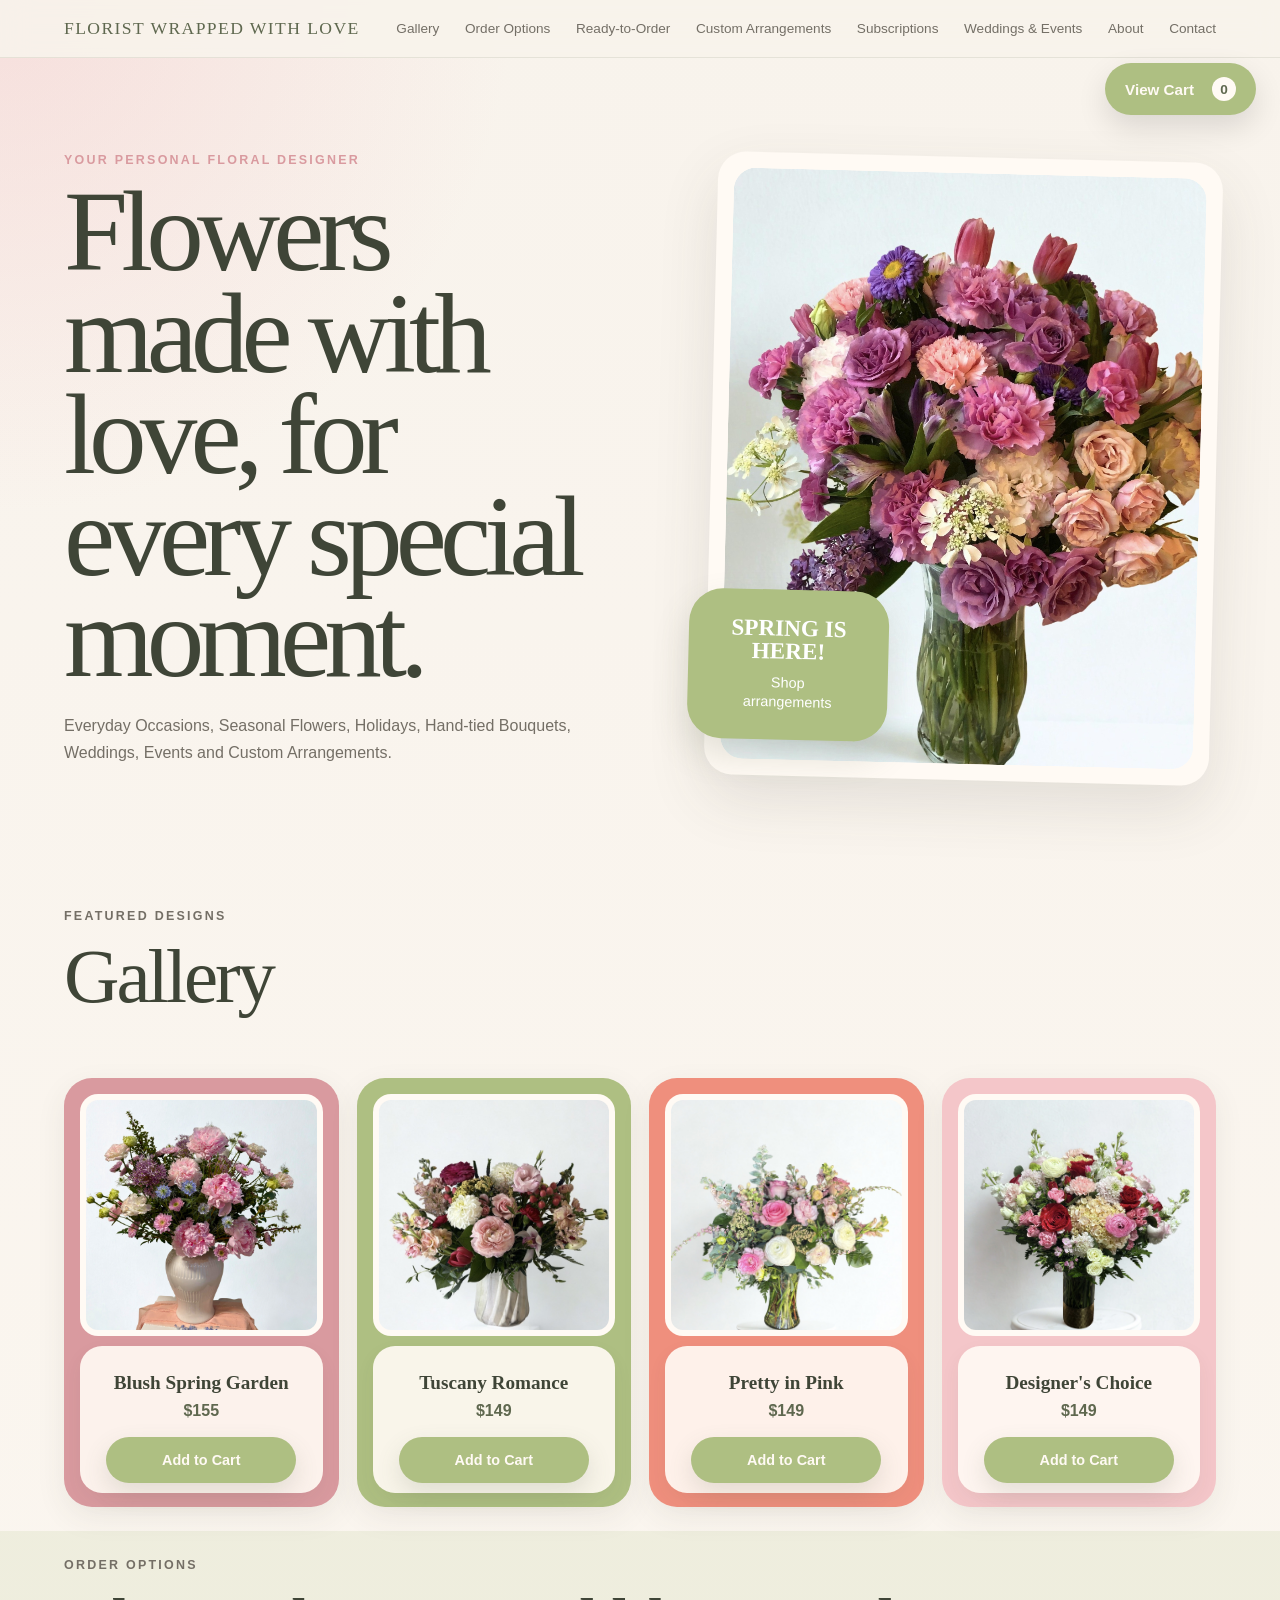
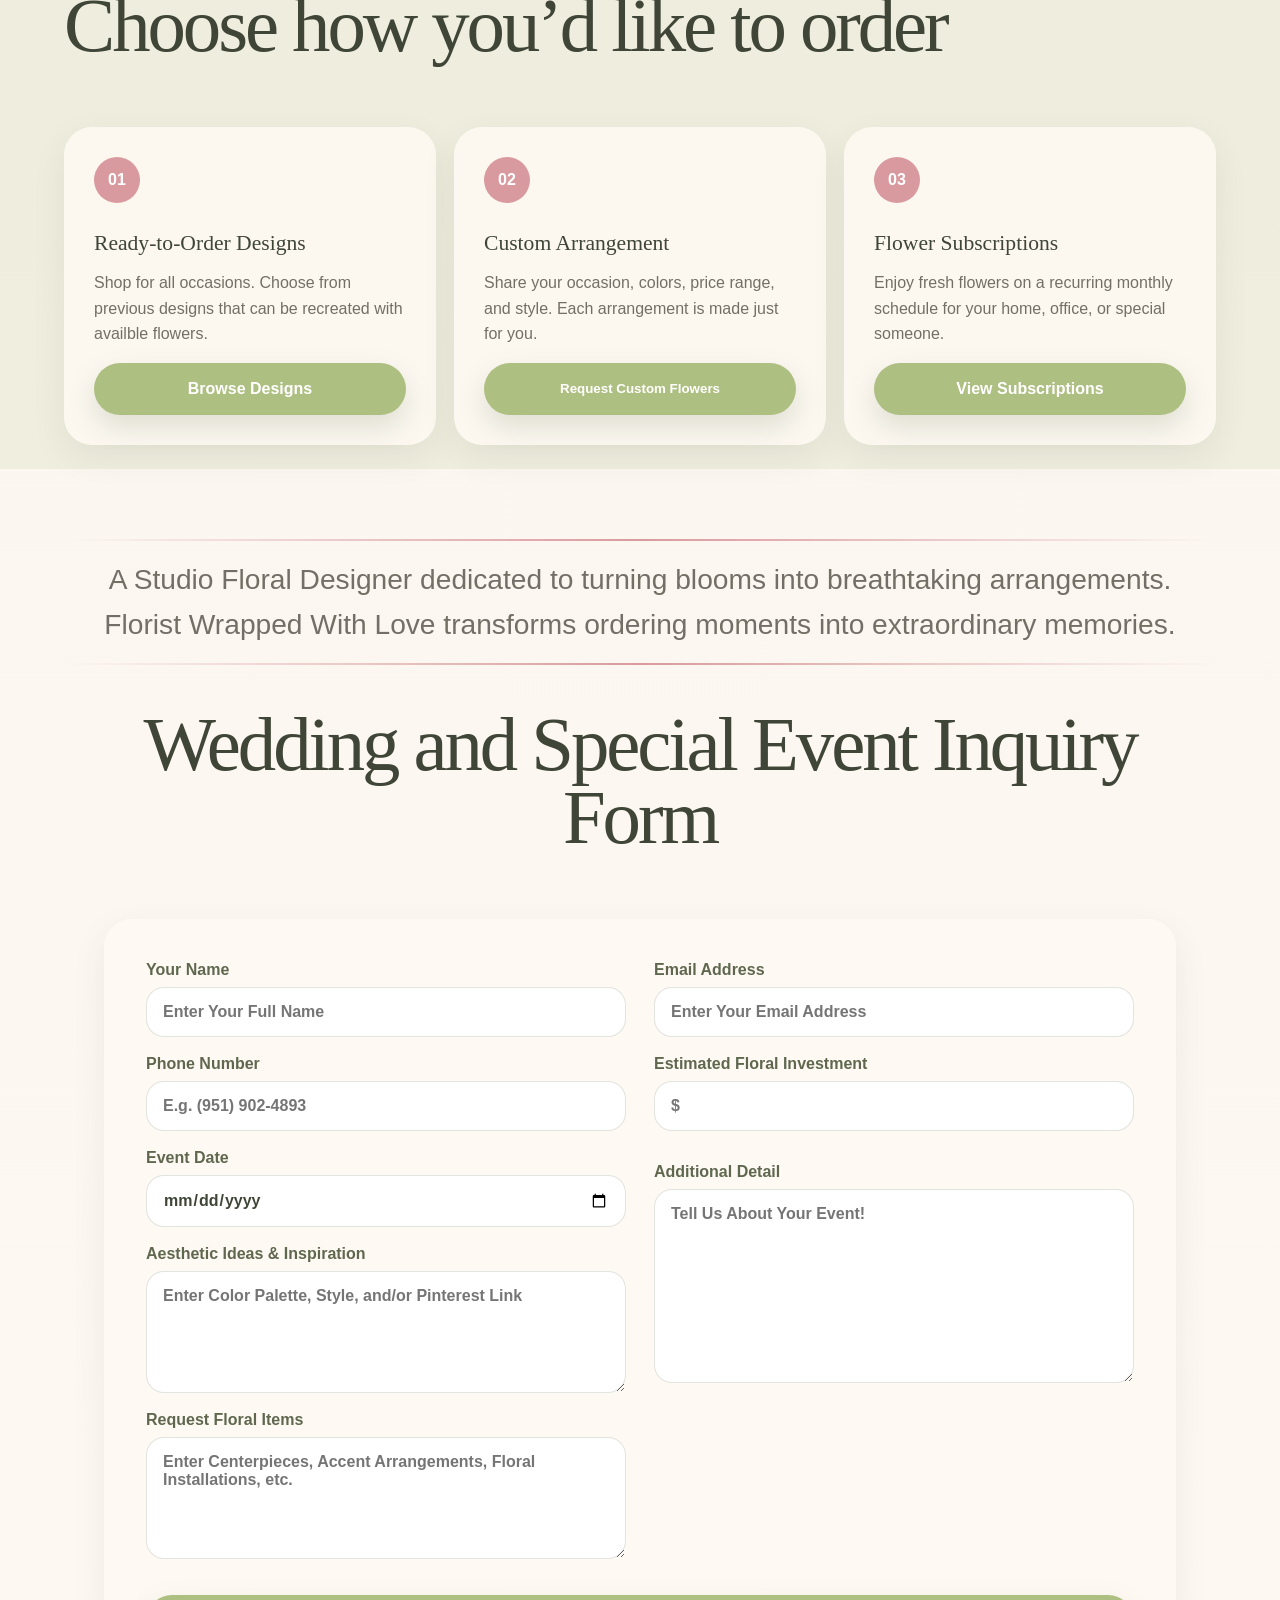
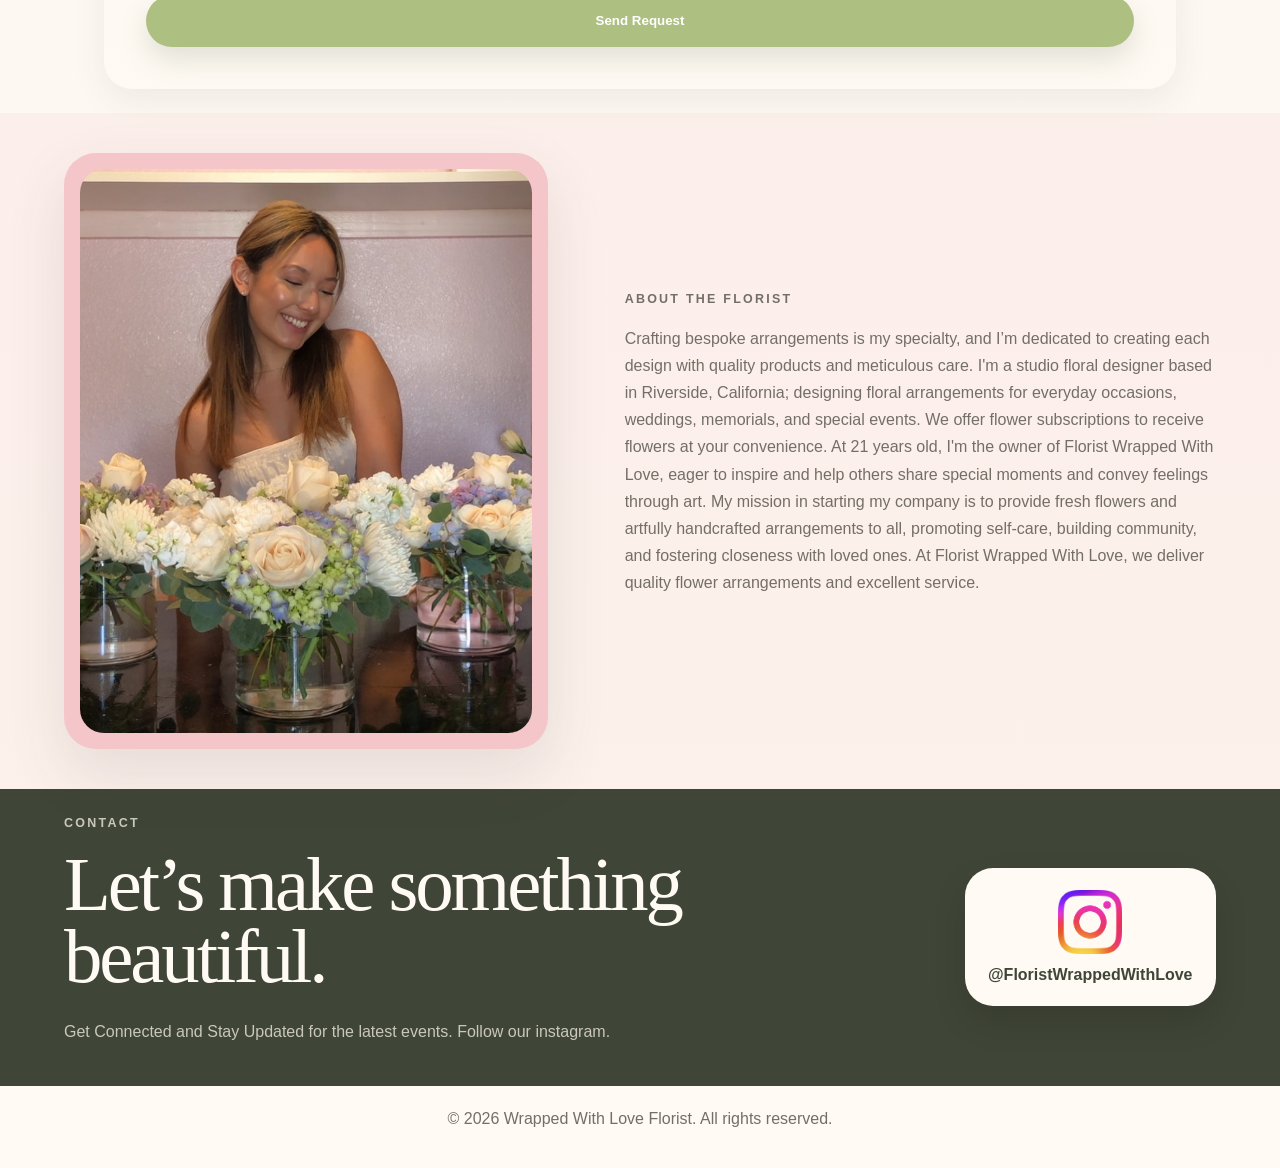
<file: index.html>
<!DOCTYPE html>
<html lang="en">
<head>
  <meta charset="UTF-8" />
  <meta name="viewport" content="width=device-width, initial-scale=1.0" />
  <title>Florist Wrapped With Love</title>
  <meta name="description" content="Custom floral arrangements made to order for birthdays, prom, corsages, boutonnières, sympathy flowers, and special events." />
  <link rel="stylesheet" href="style.css" />
  <link rel="icon" href="data:image/svg+xml,<svg xmlns=%22http://www.w3.org/2000/svg%22 viewBox=%220 0 100 100%22><text y=%22.9em%22 font-size=%2290%22>🌸</text></svg>">
</head>
<body>
  <header class="site-header">
    <a href="#home" class="logo">Florist Wrapped With Love</a>

    <button class="nav-toggle" aria-label="Toggle navigation" aria-expanded="false">
      <span></span>
      <span></span>
      <span></span>
    </button>


<nav class="site-nav">
  <a href="index.html#gallery">Gallery</a>
    <a href="index.html#order-options">Order Options</a>
  <a href="shop.html">Ready-to-Order</a>
 <a href="#" class="custom-request-trigger">Custom Arrangements</a>
  <a href="subscriptions.html">Subscriptions</a>
  <a href="index.html#request">Weddings & Events</a>
  <a href="index.html#about">About</a>
  <a href="index.html#contact">Contact</a>
</nav>
    
  </header>

  <main>
    <section id="home" class="hero section">
      <div class="hero-content">
        <p class="eyebrow">Your Personal Floral Designer</p>
        <h1>Flowers made with love, for every special moment.</h1>
        <p class="hero-text">
          Everyday Occasions, Seasonal Flowers, Holidays, Hand-tied Bouquets, Weddings, Events and Custom Arrangements.
        </p>
  
      </div>

      <div class="hero-card">
        
        <div class="hero-slider" aria-label="Featured flower gallery">
  <img
    id="heroSliderImage"
    src="images/hero-bouquet-1.jpg"
    alt="Custom floral arrangement"
  />

  <button class="slider-zone slider-zone-left" type="button" aria-label="Previous image"></button>
  <button class="slider-zone slider-zone-right" type="button" aria-label="Next image"></button>
</div>


<a href="shop.html" class="hero-note">
  <span>Spring is Here!</span>
  <small>Shop arrangements</small>
</a>
      </div>
    </section>

 
  <section id="gallery" class="section">
  <div class="section-heading">
    <p class="eyebrow">FEATURED DESIGNS</p>
    <h2>Gallery</h2>
  </div>

  <div class="gallery-grid">

    <article class="gallery-item">
      <img src="images/gallery-1.jpg" alt="Custom bouquet example" />

      <div class="gallery-item-content">
        <div class="gallery-item-text">
          <h4>Blush Spring Garden</h4>
          <p>$155</p>
        </div>

        <button
          class="btn btn-primary add-to-cart-button"
          data-name="Blush & White"
          data-price="$155"
          data-image="images/gallery-1.jpg"
        >
          Add to Cart
        </button>
      </div>
    </article>

    <article class="gallery-item">
      <img src="images/gallery-2.jpg" alt="Corsage example" />

      <div class="gallery-item-content">
        <div class="gallery-item-text">
          <h4>Tuscany Romance</h4>
          <p>$149</p>
        </div>

        <button
          class="btn btn-primary add-to-cart-button"
          data-name="Tuscany Romance"
          data-price="$149"
          data-image="images/gallery-2.jpg"
        >
          Add to Cart
        </button>
      </div>
    </article>

    <article class="gallery-item">
      <img src="images/gallery-3.jpg" alt="Boutonnière example" />

      <div class="gallery-item-content">
        <div class="gallery-item-text">
          <h4>Pretty in Pink</h4>
          <p>$149</p>
        </div>

        <button
          class="btn btn-primary add-to-cart-button"
          data-name="Pretty in Pink"
          data-price="$149"
          data-image="images/gallery-3.jpg"
        >
          Add to Cart
        </button>
      </div>
    </article>

    <article class="gallery-item">
      <img src="images/gallery-4.jpg" alt="Event flowers example" />

      <div class="gallery-item-content">
        <div class="gallery-item-text">
          <h4>Designer's Choice</h4>
          <p>$149</p>
        </div>

        <button
          class="btn btn-primary add-to-cart-button"
          data-name="Designer's Choice"
          data-price="$149"
          data-image="images/gallery-4.jpg"
        >
          Add to Cart
        </button>
      </div>
    </article>

  </div>
</section>  

    <section id="order-options" class="section soft-section">
  <div class="section-heading">
    <p class="eyebrow">Order options</p>
    <h2>Choose how you’d like to order</h2>
  </div>

  <div class="order-options">
    <article class="order-card">
      <span>01</span>
       <h3>Ready-to-Order Designs</h3>
      <p>
        Shop for all occasions. Choose from previous designs that can be recreated with availble flowers.
      </p>
<a href="shop.html" class="btn btn-primary">Browse Designs</a>
      
    </article>

    <article class="order-card">
      <span>02</span>
<h3>Custom Arrangement</h3>
      <p>
        Share your occasion, colors, price range, and style. Each arrangement is made just for you.
      </p>
<button type="button" class="btn btn-primary custom-request-trigger">
  Request Custom Flowers
</button>

     
    </article>

    <article class="order-card">
      <span>03</span>
      <h3>Flower Subscriptions</h3>
      <p>
        Enjoy fresh flowers on a recurring monthly schedule for your home, office, or special someone.
      </p>
<a href="subscriptions.html" class="btn btn-primary">View Subscriptions</a>

</article>
  </div>
</section>

   <section class="intro section">
      <p>
        A Studio Floral Designer dedicated to turning blooms into breathtaking arrangements. Florist Wrapped With Love transforms ordering moments into extraordinary memories.
      </p>
    </section>


    <section id="request" class="section request-section">
      <div class="section-heading">
        <h2>Wedding and Special Event Inquiry Form</h2>
      </div>

<form 
  class="request-form event-request-form" 
  action="https://formspree.io/f/mgodlnye" 
  method="POST"
  enctype="multipart/form-data"
>
  <div class="event-form-grid">
    <div class="form-column">
      <label>
        Your Name
        <input type="text" name="name" placeholder="Enter Your Full Name" required autocomplete="name" />
      </label>

      <label>
        Phone Number
        <input type="tel" name="phone" placeholder="E.g. (951) 902-4893" required autocomplete="tel" />
      </label>

      <label>
        Event Date
        <input type="date" name="event-date" required />
      </label>

      <label>
        Aesthetic Ideas & Inspiration
        <textarea name="aesthetic-ideas" rows="5" placeholder="Enter Color Palette, Style, and/or Pinterest Link"></textarea>
      </label>

      <label>
        Request Floral Items
        <textarea name="floral-items" rows="5" placeholder="Enter Centerpieces, Accent Arrangements, Floral Installations, etc."></textarea>
      </label>
    </div>

    <div class="form-column">
      <label>
        Email Address
        <input type="email" name="email" placeholder="Enter Your Email Address" required autocomplete="email" />
      </label>

      <label>
        Estimated Floral Investment
        <input type="text" name="estimated-investment" placeholder="$" />
      </label>
<!-- 
      <label>
        Upload Inspiration Photos

      
        <div class="file-upload-box">
          <input 
            type="file" 
            id="inspirationPhotos" 
            name="inspiration-photos" 
            accept="image/*" 
            multiple 
          />
          <span>Choose files to upload</span>
          <small>PNG, JPG, or WEBP. Multiple files allowed.</small>
        </div> 
      </label> -->

      <div id="fileList" class="file-list"></div>

      <label>
        Additional Detail
        <textarea name="additional-details" rows="9" placeholder="Tell Us About Your Event!"></textarea>
      </label>
    </div>
  </div>

  <input type="hidden" name="_subject" value="New Wedding/Event Floral Request 🌸">

  <button type="submit" class="btn btn-primary full-submit-button">Send Request</button>
</form>
    </section>

    <section id="about" class="section about-section">
  <div class="about-image">
    <img src="images/about-florist.jpg" alt="Florist holding a custom flower arrangement" />
  </div>

  <div class="about-content">
    <p class="eyebrow">About the florist</p>
    
    <p>
      Crafting bespoke arrangements is my specialty, and I’m dedicated to creating each design with quality products and meticulous care. I'm a studio floral designer based in Riverside, California; designing floral arrangements for everyday occasions, weddings, memorials, and special events. We offer flower subscriptions to receive flowers at your convenience. At 21 years old, I'm the owner of Florist Wrapped With Love, eager to inspire and help others share special moments and convey feelings through art. My mission in starting my company is to provide fresh flowers and artfully handcrafted arrangements to all, promoting self-care, building community, and fostering closeness with loved ones. At Florist Wrapped With Love, we deliver quality flower arrangements and excellent service.
    </p>
  </div>
</section>

    <section id="contact" class="section contact-section">
      <div>
        <p class="eyebrow">Contact</p>
        <h2>Let’s make something beautiful.</h2>
        <p>Get Connected and Stay Updated for the latest events. Follow our instagram.</p>
      </div>

  <a class="instagram-link" href="https://www.instagram.com/floristwrappedwithlove/" target="_blank" rel="noopener">
  <img src="images/insta.png" alt="Instagram" class="instagram-icon" />
  <span>@FloristWrappedWithLove</span>
</a>
    </section>
  </main>

  <footer class="site-footer">
    <p>© <span id="year"></span> Wrapped With Love Florist. All rights reserved.</p>
  </footer>

 

  <div id="successModal" class="modal">
  <div class="modal-content">
    <button class="modal-close" id="closeModal">&times;</button>

    <h3>Thank you for your request!</h3>
    <p>
      I will be in contact with you soon. Please look out for my email within the next 24 hours.
    </p>
  </div>
</div>

<div id="customModal" class="modal">
  <div class="modal-content custom-modal-content">
    <button class="modal-close" id="closeCustomModal">&times;</button>

    <h3>Request custom flowers</h3>

    <form 
      class="custom-request-form"
      action="https://formspree.io/f/mgodlnye"
      method="POST"
    >
      <div class="custom-form-grid">
        <div class="form-column">
          <label>
            Name
            <input type="text" name="name" placeholder="Enter Your Full Name" required autocomplete="name" />
          </label>

          <label>
            Instagram
            <input type="text" name="instagram" placeholder="@Username" />
            <small class="field-note">Optional</small>
          </label>

          <label>
            Delivery Location
            <input type="text" name="delivery-location" placeholder="Address" />
          </label>

         
        </div>

        <div class="form-column">
          <label>
            Phone Number
            <input type="tel" name="phone" placeholder="E.g. (951) 902-4893" required autocomplete="tel" />
          </label>

          <label>
            Occasion
            <select name="occasion" required>
              <option value="">Select One</option>
              <option>Anniversary</option>
              <option>Birthday</option>
              <option>Sympathy</option>
              <option>Prom</option>
              <option>Holiday</option>
              <option>New Baby</option>
              <option>Other</option>
            </select>
          </label>

           <label>
            Colors, Style, Inspiration, etc.
            <textarea name="style-inspiration" rows="5" placeholder="Tell us the colors, style, or inspiration..."></textarea>
          </label>
        </div>

        <div class="form-column">
          <label>
            Email
            <input type="email" name="email" placeholder="Enter Your Email" required autocomplete="email" />
          </label>

          <label>
            Delivery Date
            <input type="date" name="delivery-date" required />
          </label>

          <label>
            Price Range
            <input type="text" name="price-range" placeholder="$" />
          </label>
        </div>
      </div>

      <input type="hidden" name="_subject" value="New Custom Flower Request 🌸">

      <button type="submit" class="btn btn-primary full-submit-button">
        Send Request
      </button>
    </form>
  </div>
</div>

<div id="cartModal" class="modal"> 
    <div class="modal-content cart-modal-content">
      <button class="modal-close" id="closeCartModal">&times;</button>

      <h3>Your Flower Cart</h3>

      <div id="cartItems" class="cart-items"></div>

      <form 
        class="cart-request-form"
        action="https://formspree.io/f/mgodlnye"
        method="POST"
      >
        <input type="hidden" name="cart-items" id="cartItemsInput" />
        <input type="hidden" name="_subject" value="New Ready-to-Order Cart Request 🌸">

        <div class="form-row">
          <label>
            Name
            <input type="text" name="name" placeholder="Your name" required autocomplete="name" />
          </label>

          <label>
            Phone, email, or Instagram
            <input type="text" name="contact" placeholder="Phone, email, or @username" required />
          </label>
        </div>

        <div class="form-row">
          <label>
            Date Needed
            <input type="date" name="date-needed" required />
          </label>

 <label>
            Delivery Location
            <input type="text" name="delivery-location" placeholder="Address" />
          </label>
        </div>

        <label>
          Notes
          <textarea name="message" rows="4" placeholder="Any color changes, ribbon preference, delivery address, or details?"></textarea>
        </label>

        <p class="cart-note">
          Submitting this request does not confirm payment or availability. Wrapped With Love will contact you to finalize details.
        </p>

        <button type="submit" class="btn btn-primary full-submit-button">
          Send Order Request
        </button>
      </form>
    </div>
  </div>

<button class="floating-cart-button cart-open-button">
   View Cart
  <span id="cartCount">0</span>
</button>

 <script src="script.js"></script>
</body>
</html>
</file>
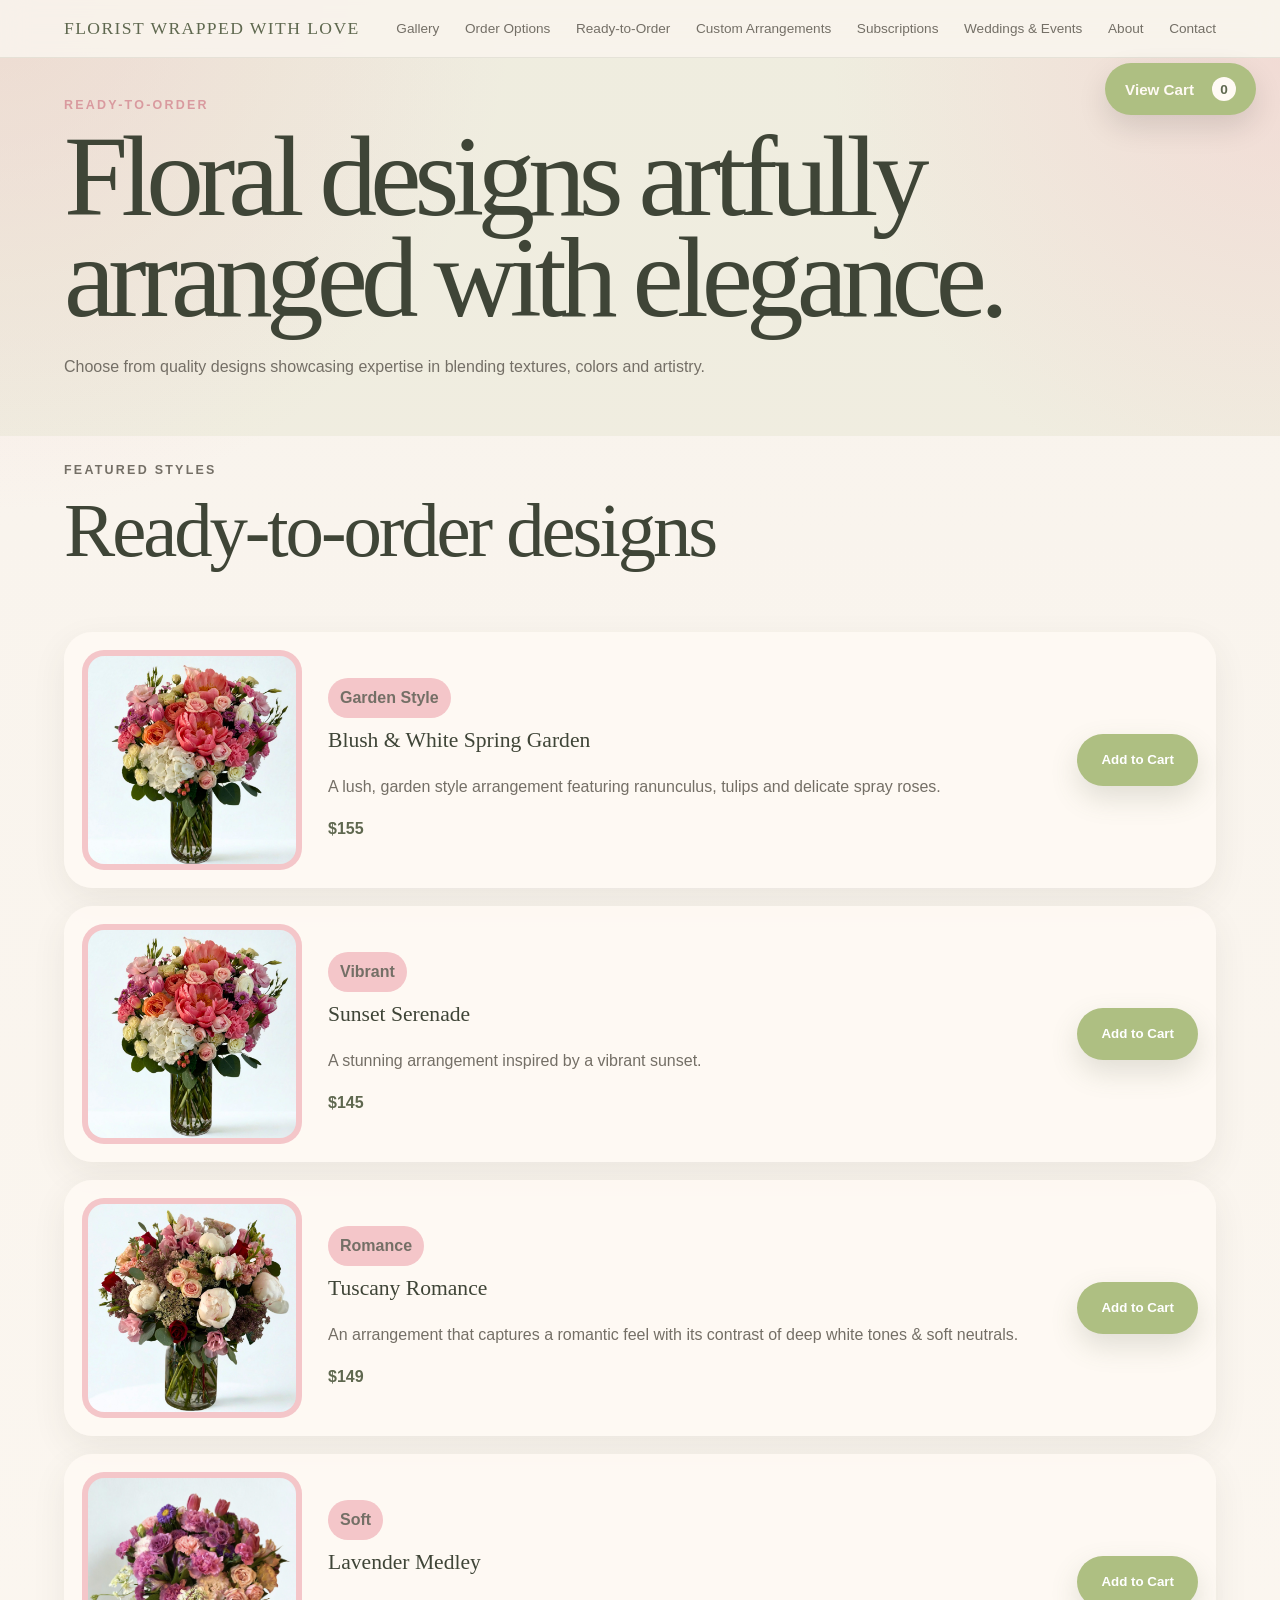
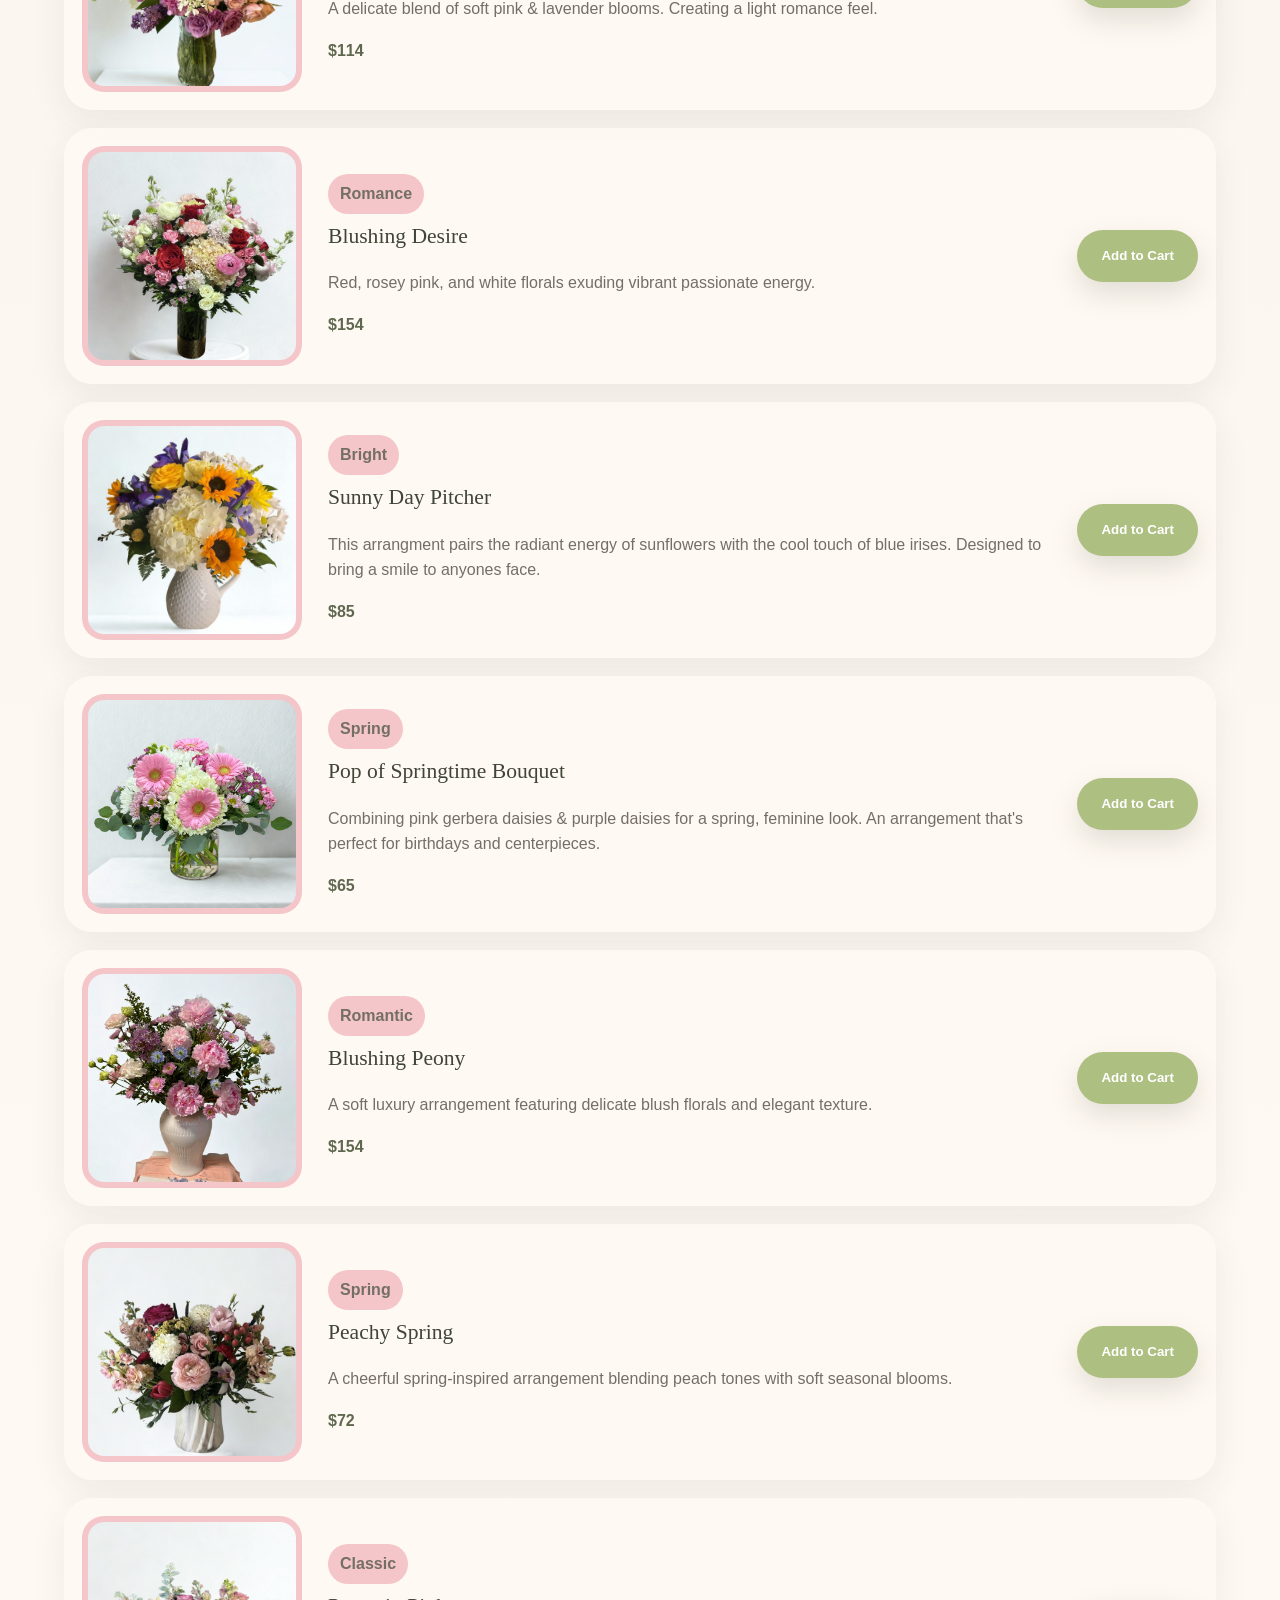
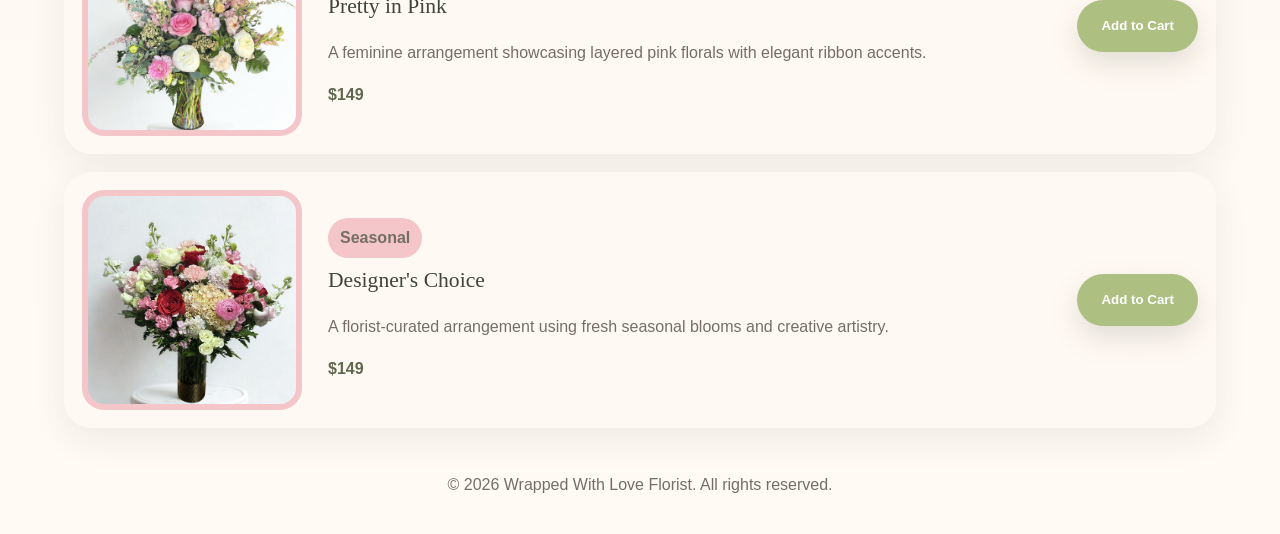
<file: shop.html>
<!DOCTYPE html>
<html lang="en">
<head>
  <meta charset="UTF-8" />
  <meta name="viewport" content="width=device-width, initial-scale=1.0" />
  <title>Ready-to-Order Designs | Wrapped With Love</title>
  <meta name="description" content="Ready-to-order floral designs from Wrapped With Love Florist." />
  <link rel="stylesheet" href="style.css" />
  <link rel="icon" href="data:image/svg+xml,<svg xmlns=%22http://www.w3.org/2000/svg%22 viewBox=%220 0 100 100%22><text y=%22.9em%22 font-size=%2290%22>🌸</text></svg>">
</head>

<body>
  <header class="site-header">
    <a href="index.html#home" class="logo">Florist Wrapped With Love</a>

    <button class="nav-toggle" aria-label="Toggle navigation" aria-expanded="false">
      <span></span>
      <span></span>
      <span></span>
    </button>

    <nav class="site-nav">
      <a href="index.html#gallery">Gallery</a>
      <a href="index.html#order-options">Order Options</a>
      <a href="shop.html">Ready-to-Order</a>
      <a href="#" class="custom-request-trigger">Custom Arrangements</a>
      <a href="subscriptions.html">Subscriptions</a>
      <a href="index.html#request">Weddings & Events</a>
      <a href="index.html#about">About</a>
      <a href="index.html#contact">Contact</a>
    </nav>
  </header>

  <main>
    <section class="shop-hero section">
      <div>
        <p class="eyebrow">Ready-to-order</p>
        <h1>Floral designs artfully arranged with elegance.</h1>
        <p class="hero-text">
          Choose from quality designs showcasing expertise in blending textures, colors and artistry.
        </p>

      
      </div>
    </section>

    <section class="section shop-section">
      <div class="section-heading">
        <p class="eyebrow">Featured Styles</p>
        <h2>Ready-to-order designs</h2>
      </div>

      <div class="shop-list">

        <article class="shop-card">
          <img src="images/shop-A.jpg" alt="blushwhite" />

          <div class="shop-card-content">
            <p class="shop-tag">Garden Style</p>
            <h3>Blush & White Spring Garden</h3>
            <p>A lush, garden style arrangement featuring ranunculus, tulips and delicate spray roses. </p>
            <p class="shop-price">$155</p>
          </div>

          <button class="btn btn-primary add-to-cart-button" data-name="Blush & White" data-price="$155"  data-image="images/shop-A.jpg">
            Add to Cart
          </button>
        </article>

                <article class="shop-card">
          <img src="images/shop-B.jpg" alt="Sunset Serenade" />

          <div class="shop-card-content">
            <p class="shop-tag">Vibrant</p>
            <h3>Sunset Serenade</h3>
            <p>A stunning arrangement inspired by a vibrant sunset.</p>
            <p class="shop-price">$145</p>
          </div>

          <button class="btn btn-primary add-to-cart-button" data-name="Sunset Serenade" data-price="$145"  data-image="images/shop-B.jpg">
            Add to Cart
          </button>
        </article>

        <article class="shop-card">
  <img src="images/shop-C.jpg" alt="Peachy Spring bouquet design" />

  <div class="shop-card-content">
    <p class="shop-tag">Romance</p>
    <h3>Tuscany Romance</h3>
    <p>An arrangement that captures a romantic feel with its contrast of deep white tones & soft neutrals.</p>
    <p class="shop-price">$149</p>
  </div>

  <button class="btn btn-primary add-to-cart-button" data-name="Tuscany Romance" data-price="$149"  data-image="images/shop-C.jpg">
            Add to Cart
          </button>
        </article>





        <article class="shop-card">
          <img src="images/shop-1.jpg" alt="Lavender Medley flower design" />

          <div class="shop-card-content">
            <p class="shop-tag">Soft</p>
            <h3>Lavender Medley</h3>
            <p>A delicate blend of soft pink & lavender blooms. Creating a light romance feel.</p>
            <p class="shop-price">$114</p>
          </div>

          <button class="btn btn-primary add-to-cart-button" data-name="Lavender Medley" data-price="$114"  data-image="images/shop-1.jpg">
            Add to Cart
          </button>
        </article>

        <article class="shop-card">
          <img src="images/shop-2.jpg" alt="Blushing Desire flower design" />

          <div class="shop-card-content">
            <p class="shop-tag">Romance</p>
            <h3>Blushing Desire</h3>
            <p>Red, rosey pink, and white florals exuding vibrant passionate energy.</p>
            <p class="shop-price">$154</p>
          </div>

          <button class="btn btn-primary add-to-cart-button" data-name="Blushing Desire" data-price="$154" data-image="images/shop-2.jpg">
            Add to Cart
          </button>
        </article>

        <article class="shop-card">
          <img src="images/shop-3.jpg" alt="Bright floral design" />

          <div class="shop-card-content">
            <p class="shop-tag">Bright</p>
            <h3>Sunny Day Pitcher</h3>
            <p>This arrangment pairs the radiant energy of sunflowers with the cool touch of blue irises. Designed to bring a smile to anyones face.</p>
            <p class="shop-price">$85</p>
          </div>

          <button class="btn btn-primary add-to-cart-button" data-name="Sunny Day Pitcher" data-price="$85" data-image="images/shop-3.jpg">
            Add to Cart
          </button>
        </article>

        <article class="shop-card">
          <img src="images/shop-4.jpg" alt="Neutral arrangement design" />

          <div class="shop-card-content">
            <p class="shop-tag">Spring</p>
            <h3>Pop of Springtime Bouquet</h3>
            <p>Combining pink gerbera daisies & purple daisies for a spring, feminine look. An arrangement that's perfect for birthdays and centerpieces.</p>
            <p class="shop-price">$65</p>
          </div>

          <button class="btn btn-primary add-to-cart-button" data-name="Pop of Springtime Bouquet" data-price="$65" data-image="images/shop-4.jpg">
            Add to Cart
          </button>
        </article>

<article class="shop-card">
  <img src="images/gallery-1.jpg" alt="Blushing Peony bouquet design" />

  <div class="shop-card-content">
    <p class="shop-tag">Romantic</p>
    <h3>Blushing Peony</h3>
    <p>A soft luxury arrangement featuring delicate blush florals and elegant texture.</p>
    <p class="shop-price">$154</p>
  </div>

  <button
    class="btn btn-primary add-to-cart-button" data-name="Blushing Peony" data-price="$154"
    data-image="images/gallery-1.jpg"
  >
    Add to Cart
  </button>
</article>

<article class="shop-card">
  <img src="images/gallery-2.jpg" alt="Peachy Spring bouquet design" />

  <div class="shop-card-content">
    <p class="shop-tag">Spring</p>
    <h3>Peachy Spring</h3>
    <p>A cheerful spring-inspired arrangement blending peach tones with soft seasonal blooms.</p>
    <p class="shop-price">$72</p>
  </div>

  <button
    class="btn btn-primary add-to-cart-button" data-name="Peachy Spring" data-price="$72"
    data-image="images/gallery-2.jpg"
  >
    Add to Cart
  </button>
</article>

<article class="shop-card">
  <img src="images/gallery-3.jpg" alt="Pretty in Pink bouquet design" />

  <div class="shop-card-content">
    <p class="shop-tag">Classic</p>
    <h3>Pretty in Pink</h3>
    <p>A feminine arrangement showcasing layered pink florals with elegant ribbon accents.</p>
    <p class="shop-price">$149</p>
  </div>

  <button
    class="btn btn-primary add-to-cart-button" data-name="Pretty in Pink" data-price="$149"
    data-image="images/gallery-3.jpg"
  >
    Add to Cart
  </button>
</article>

<article class="shop-card">
  <img src="images/gallery-4.jpg" alt="Designer's Choice bouquet design" />

  <div class="shop-card-content">
    <p class="shop-tag">Seasonal</p>
    <h3>Designer's Choice</h3>
    <p>A florist-curated arrangement using fresh seasonal blooms and creative artistry.</p>
    <p class="shop-price">$149</p>
  </div>

  <button
    class="btn btn-primary add-to-cart-button" data-name="Designer's Choice" data-price="$149"
    data-image="images/gallery-4.jpg"
  >
    Add to Cart
  </button>
</article>


      </div>
    </section>
  </main>

  <footer class="site-footer">
    <p>© <span id="year"></span> Wrapped With Love Florist. All rights reserved.</p>
  </footer>

  <div id="cartModal" class="modal"> 
    <div class="modal-content cart-modal-content">
      <button class="modal-close" id="closeCartModal">&times;</button>

      <h3>Your Flower Cart</h3>

      <div id="cartItems" class="cart-items"></div>

      <form 
        class="cart-request-form"
        action="https://formspree.io/f/mgodlnye"
        method="POST"
      >
        <input type="hidden" name="cart-items" id="cartItemsInput" />
        <input type="hidden" name="_subject" value="New Ready-to-Order Cart Request 🌸">

        <div class="form-row">
          <label>
            Name
            <input type="text" name="name" placeholder="Your name" required autocomplete="name" />
          </label>

          <label>
            Phone, email, or Instagram
            <input type="text" name="contact" placeholder="Phone, email, or @username" required />
          </label>
        </div>

        <div class="form-row">
          <label>
            Date Needed
            <input type="date" name="date-needed" required />
          </label>

         <label>
            Delivery Location
            <input type="text" name="delivery-location" placeholder="Address" />
          </label>
        </div>

        <label>
          Notes
          <textarea name="message" rows="4" placeholder="Any color changes, ribbon preference, delivery address, or details?"></textarea>
        </label>

        <p class="cart-note">
          Submitting this request does not confirm payment or availability. Wrapped With Love will contact you to finalize details.
        </p>

        <button type="submit" class="btn btn-primary full-submit-button">
          Send Order Request
        </button>
      </form>
    </div>
  </div>

  <div id="successModal" class="modal">
    <div class="modal-content">
      <button class="modal-close" id="closeModal">&times;</button>

      <h3>Thank you for your request!</h3>
      <p>
        I will be in contact with you soon. Please look out for my email within the next 24 hours.
      </p>
    </div>
  </div>

  <div id="customModal" class="modal">
    <div class="modal-content custom-modal-content">
      <button class="modal-close" id="closeCustomModal">&times;</button>

      <h3>Request custom flowers</h3>

      <form 
        class="custom-request-form"
        action="https://formspree.io/f/mgodlnye"
        method="POST"
      >
        <div class="custom-form-grid">
          <div class="form-column">
            <label>
              Name
              <input type="text" name="name" placeholder="Enter Your Full Name" required autocomplete="name" />
            </label>

            <label>
              Instagram
              <input type="text" name="instagram" placeholder="@Username" />
              <small class="field-note">Optional</small>
            </label>

            <label>
              Delivery Location
              <input type="text" name="delivery-location" placeholder="City or address" />
            </label>


          </div>

          <div class="form-column">
            <label>
              Phone Number
              <input type="tel" name="phone" placeholder="E.g. (951) 902-4893" required autocomplete="tel" />
            </label>

            <label>
              Occasion
              <select name="occasion" required>
                <option value="">Select One</option>
                <option>Anniversary</option>
                <option>Birthday</option>
                <option>Sympathy</option>
                <option>Prom</option>
                <option>Holiday</option>
                <option>New Baby</option>
                <option>Other</option>
              </select>
            </label>

                        <label>
              Colors, Style, Inspiration, etc.
              <textarea name="style-inspiration" rows="5" placeholder="Tell us the colors, style, or inspiration..."></textarea>
            </label>
          </div>

          <div class="form-column">
            <label>
              Email
              <input type="email" name="email" placeholder="Enter Your Email" required autocomplete="email" />
            </label>

            <label>
              Delivery Date
              <input type="date" name="delivery-date" required />
            </label>

            <label>
              Price Range
              <input type="text" name="price-range" placeholder="$" />
            </label>
          </div>
        </div>

        <input type="hidden" name="_subject" value="New Custom Flower Request 🌸">

        <button type="submit" class="btn btn-primary full-submit-button">
          Send Request
        </button>
      </form>
    </div>
  </div>



  <button class="floating-cart-button cart-open-button">
   View Cart
  <span id="cartCount">0</span>
</button>

  <script src="script.js"></script>
</body>
</html>
</file>
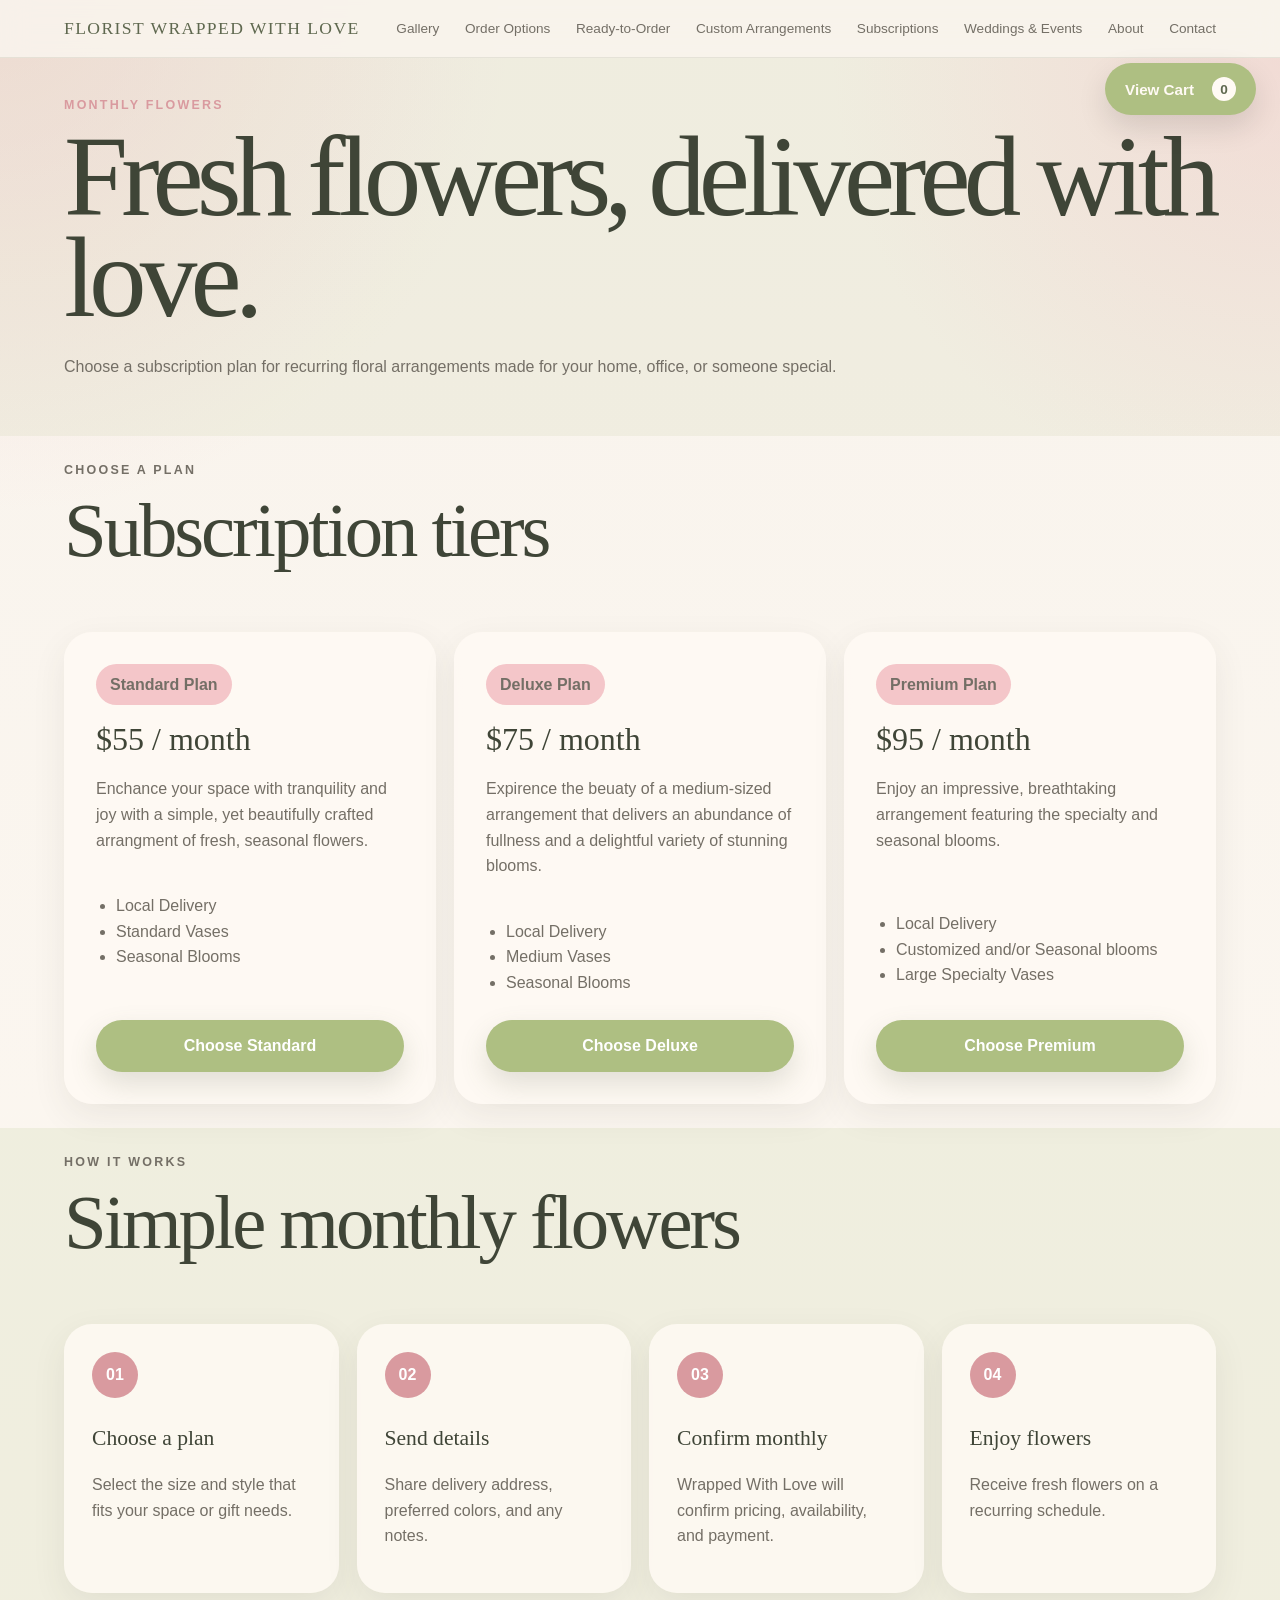
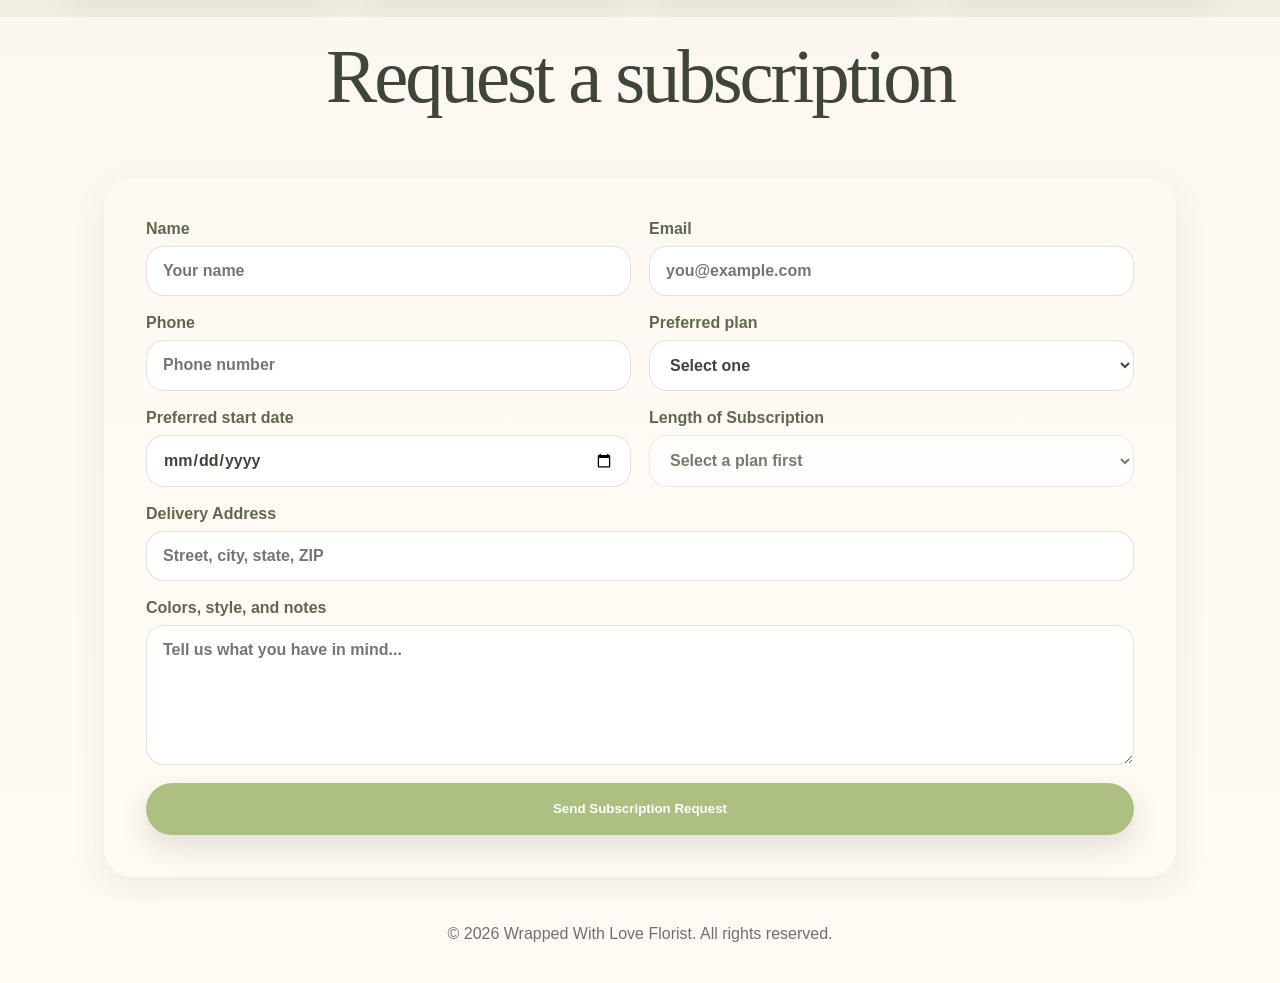
<file: subscriptions.html>
<!DOCTYPE html>
<html lang="en">
<head>
  <meta charset="UTF-8" />
  <meta name="viewport" content="width=device-width, initial-scale=1.0" />
  <title>Flower Subscriptions | Wrapped With Love</title>
  <meta name="description" content="Monthly flower subscriptions from Wrapped With Love Florist." />
  <link rel="stylesheet" href="style.css" />
  <link rel="icon" href="data:image/svg+xml,<svg xmlns=%22http://www.w3.org/2000/svg%22 viewBox=%220 0 100 100%22><text y=%22.9em%22 font-size=%2290%22>🌸</text></svg>">
</head>
<body>
  <header class="site-header">
    <a href="index.html#home" class="logo">Florist Wrapped With Love</a>

    <button class="nav-toggle" aria-label="Toggle navigation" aria-expanded="false">
      <span></span>
      <span></span>
      <span></span>
    </button>


<nav class="site-nav">
  <a href="index.html#gallery">Gallery</a>
    <a href="index.html#order-options">Order Options</a>
  <a href="shop.html">Ready-to-Order</a>
<a href="#" class="custom-request-trigger">Custom Arrangements</a>
  <a href="subscriptions.html">Subscriptions</a>
  <a href="index.html#request">Weddings & Events</a>
  <a href="index.html#about">About</a>
  <a href="index.html#contact">Contact</a>
</nav>
  </header>

  <main>
    <section class="subscription-hero section">
      <div>
        <p class="eyebrow">Monthly flowers</p>
        <h1>Fresh flowers, delivered with love.</h1>
        <p class="hero-text">
          Choose a subscription plan for recurring floral arrangements made for your home,
          office, or someone special.
        </p>
    
      </div>
    </section>

    <section class="section">
      <div class="section-heading">
        <p class="eyebrow">Choose a plan</p>
        <h2>Subscription tiers</h2>
      </div>

      <div class="subscription-plans">
        <article class="subscription-card">
          <p class="plan-label">Standard Plan</p>
          <h3>$55 / month</h3>
          <p>Enchance your space with tranquility and joy with a simple, yet beautifully crafted arrangment of fresh, seasonal flowers.</p>
          <ul>
            <li>Local Delivery</li>
            <li>Standard Vases</li>
            <li>Seasonal Blooms</li>
          </ul>
<a href="#subscription-request" class="btn btn-primary plan-button" data-plan="Standard">
  Choose Standard
</a>
        </article>

        <article class="subscription-card">
          <p class="plan-label">Deluxe Plan</p>
          <h3>$75 / month</h3>
          <p>Expirence the beuaty of a medium-sized arrangement that delivers an abundance of fullness and a delightful variety of stunning blooms.</p>
          <ul>
            <li>Local Delivery</li>
            <li>Medium Vases</li>
            <li>Seasonal Blooms</li>
          </ul>
          <a href="#subscription-request" class="btn btn-primary plan-button" data-plan="Deluxe">Choose Deluxe</a>
        </article>

        <article class="subscription-card">
          <p class="plan-label">Premium Plan</p>
          <h3>$95 / month</h3>
          <p>Enjoy an impressive, breathtaking arrangement featuring the specialty and seasonal blooms.</p> <br>
          <ul>
            
            <li>Local Delivery</li>
            <li>Customized and/or Seasonal blooms</li>
            <li>Large Specialty Vases</li>
          </ul>
          <a href="#subscription-request" class="btn btn-primary plan-button" data-plan="Premium">Choose Premium</a>
        </article>
      </div>
    </section>

    <section class="section soft-section">
      <div class="section-heading">
        <p class="eyebrow">How it works</p>
        <h2>Simple monthly flowers</h2>
      </div>

      <div class="steps">
        <article>
          <span>01</span>
          <h3>Choose a plan</h3>
          <p>Select the size and style that fits your space or gift needs.</p>
        </article>
        <article>
          <span>02</span>
          <h3>Send details</h3>
          <p>Share delivery address, preferred colors, and any notes.</p>
        </article>
        <article>
          <span>03</span>
          <h3>Confirm monthly</h3>
          <p>Wrapped With Love will confirm pricing, availability, and payment.</p>
        </article>
        <article>
          <span>04</span>
          <h3>Enjoy flowers</h3>
          <p>Receive fresh flowers on a recurring schedule.</p>
        </article>
      </div>
    </section>

    <section id="subscription-request" class="section request-section">
      <div class="section-heading">
        <h2>Request a subscription</h2>
      </div>

      <form 
        class="request-form" 
        action="https://formspree.io/f/mgodlnye" 
        method="POST"
      >
        <div class="form-row">
          <label>
            Name
            <input type="text" name="name" placeholder="Your name" required autocomplete="name" />
          </label>

          <label>
            Email
            <input type="email" name="email" placeholder="you@example.com" required autocomplete="email" />
          </label>
        </div>

        <div class="form-row">
          <label>
            Phone
            <input type="tel" name="phone" placeholder="Phone number" autocomplete="tel" />
          </label>

       <label>
  Preferred plan
  <select name="plan" id="subscriptionPlan" required>
    <option value="">Select one</option>
    <option value="Standard">Standard</option>
    <option value="Deluxe">Deluxe</option>
    <option value="Premium">Premium</option>
  </select>
</label>

          

          
        </div>

      

        <div class="form-row">
          
        
          
          <label>
            Preferred start date
            <input type="date" name="start-date" />
          </label>

            <label>
  Length of Subscription
  <select name="subscription-length" id="subscriptionLength" required disabled>
    <option value="">Select a plan first</option>
  </select>
</label>

           
        </div>

         <label>
          Delivery Address
          <input type="text" name="address" placeholder="Street, city, state, ZIP" autocomplete="street-address" />
        </label>
  

        <label>
          Colors, style, and notes
          <textarea name="message" rows="6" placeholder="Tell us what you have in mind..."></textarea>
        </label>

        <input type="hidden" name="_subject" value="New Flower Subscription Request 🌸">


        
        <button type="submit" class="btn btn-primary">Send Subscription Request</button>
      </form>
    </section>
  </main>

  <footer class="site-footer">
    <p>© <span id="year"></span> Wrapped With Love Florist. All rights reserved.</p>
  </footer>

  <div id="successModal" class="modal">
    <div class="modal-content">
      <button class="modal-close" id="closeModal">&times;</button>

      <h3>Thank you for your request!</h3>
      <p>
        I will be in contact with you soon. Please look out for my email within the next 24 hours.
      </p>
    </div>
  </div>

<div id="customModal" class="modal">
  <div class="modal-content custom-modal-content">
    <button class="modal-close" id="closeCustomModal">&times;</button>

    <h3>Request custom flowers</h3>

    <form 
      class="custom-request-form"
      action="https://formspree.io/f/mgodlnye"
      method="POST"
    >
      <div class="custom-form-grid">
        <div class="form-column">
          <label>
            Name
            <input type="text" name="name" placeholder="Enter Your Full Name" required autocomplete="name" />
          </label>

          <label>
            Instagram
            <input type="text" name="instagram" placeholder="@Username" />
            <small class="field-note">Optional</small>
          </label>

          <label>
            Delivery Location
            <input type="text" name="delivery-location" placeholder="City or address" />
          </label>

     
        </div>

        <div class="form-column">
          <label>
            Phone Number
            <input type="tel" name="phone" placeholder="E.g. (951) 902-4893" required autocomplete="tel" />
          </label>

          <label>
            Occasion
            <select name="occasion" required>
              <option value="">Select One</option>
              <option>Anniversary</option>
              <option>Birthday</option>
              <option>Sympathy</option>
              <option>Prom</option>
              <option>Holiday</option>
              <option>New Baby</option>
              <option>Other</option>
            </select>
          </label>

                      <label>
              Colors, Style, Inspiration, etc.
              <textarea name="style-inspiration" rows="5" placeholder="Tell us the colors, style, or inspiration..."></textarea>
            </label>
        </div>

        <div class="form-column">
          <label>
            Email
            <input type="email" name="email" placeholder="Enter Your Email" required autocomplete="email" />
          </label>

          <label>
            Delivery Date
            <input type="date" name="delivery-date" required />
          </label>

          <label>
            Price Range
            <input type="text" name="price-range" placeholder="$" />
          </label>
        </div>
      </div>

      <input type="hidden" name="_subject" value="New Custom Flower Request 🌸">

      <button type="submit" class="btn btn-primary full-submit-button">
        Send Request
      </button>
    </form>
  </div>
</div>

<button class="floating-cart-button cart-open-button">
   View Cart
  <span id="cartCount">0</span>
</button>

<div id="cartModal" class="modal"> 
    <div class="modal-content cart-modal-content">
      <button class="modal-close" id="closeCartModal">&times;</button>

      <h3>Your Flower Cart</h3>

      <div id="cartItems" class="cart-items"></div>

      <form 
        class="cart-request-form"
        action="https://formspree.io/f/mgodlnye"
        method="POST"
      >
        <input type="hidden" name="cart-items" id="cartItemsInput" />
        <input type="hidden" name="_subject" value="New Ready-to-Order Cart Request 🌸">

        <div class="form-row">
          <label>
            Name
            <input type="text" name="name" placeholder="Your name" required autocomplete="name" />
          </label>

          <label>
            Phone, email, or Instagram
            <input type="text" name="contact" placeholder="Phone, email, or @username" required />
          </label>
        </div>

        <div class="form-row">
          <label>
            Date Needed
            <input type="date" name="date-needed" required />
          </label>

 <label>
            Delivery Location
            <input type="text" name="delivery-location" placeholder="Address" />
          </label>
        </div>

        <label>
          Notes
          <textarea name="message" rows="4" placeholder="Any color changes, ribbon preference, delivery address, or details?"></textarea>
        </label>

        <p class="cart-note">
          Submitting this request does not confirm payment or availability. Wrapped With Love will contact you to finalize details.
        </p>

        <button type="submit" class="btn btn-primary full-submit-button">
          Send Order Request
        </button>
      </form>
    </div>
  </div>

  <script src="script.js"></script>
</body>
</html>
</file>
<file: style.css>
:root {
  --cream: #f8f3ec;
  --paper: #fffaf4;
  --sage: #aebf82;
  --sage-dark: #5f684f;
  --rose: #d99a9f;
  --blush: #f4c6c9;
  --coral: #ef8f7d;
  --ink: #3f4537;
  --muted: #746f66;
  --white: #ffffff;
  --shadow: 0 24px 60px rgba(63, 69, 55, 0.12);
  --radius: 28px;
}

* {
  box-sizing: border-box;
}

html {
  scroll-behavior: smooth;
}

body {
  margin: 0;
  font-family: Georgia, "Times New Roman", serif;
  color: var(--ink);
  background:
    radial-gradient(circle at top left, rgba(244, 198, 201, 0.45), transparent 32rem),
    linear-gradient(180deg, var(--cream), var(--paper));
}

img {
  width: 100%;
  display: block;
}

a {
  color: inherit;
  text-decoration: none;
}

.site-header {
  position: sticky;
  top: 0;
  z-index: 20;
  display: flex;
  align-items: center;
  justify-content: space-between;
  padding: 18px clamp(20px, 5vw, 70px);
  background: rgba(248, 243, 236, 0.9);
  backdrop-filter: blur(14px);
  border-bottom: 1px solid rgba(95, 104, 79, 0.12);
}

.logo {
  font-size: 1.1rem;
  letter-spacing: 0.08em;
  text-transform: uppercase;
  color: var(--sage-dark);
}

.site-nav {
  display: flex;
  gap: 26px;
  font-family: Arial, sans-serif;
  font-size: 1.0rem;
}

.site-nav a {
  color: var(--muted);
}

.site-nav a:hover {
  color: var(--ink);
}

.nav-toggle {
  display: none;
  width: 42px;
  height: 42px;
  border: 1px solid rgba(95, 104, 79, 0.2);
  border-radius: 50%;
  background: var(--paper);
}

.nav-toggle span {
  display: block;
  width: 18px;
  height: 2px;
  margin: 4px auto;
  background: var(--sage-dark);
}

.section {
  padding: clamp(24px, 0vw, 120px) clamp(20px, 5vw, 70px);
}

.hero {
  min-height: calc(100vh - 76px);
  display: grid;
  grid-template-columns: minmax(0, 1.05fr) minmax(280px, 0.95fr);
  align-items: center;
  gap: clamp(36px, 7vw, 90px);
  padding-top: 20px;
}

.eyebrow {
  margin: 0 0 14px;
  font-family: Arial, sans-serif;
  font-size: 0.78rem;
  font-weight: 700;
  letter-spacing: 0.18em;
  text-transform: uppercase;
  color: var(--rose);
}

h1,
h2,
h3,
p {
  margin-top: 0;
}

h1 {
  max-width: 760px;
  margin-bottom: 24px;
  font-size: clamp(3.2rem, 9vw, 7.8rem);
  line-height: 0.88;
  font-weight: 400;
  letter-spacing: -0.06em;
}

h2 {
  font-size: clamp(2.4rem, 6vw, 5rem);
  line-height: 0.95;
  font-weight: 400;
  letter-spacing: -0.04em;
}

h3 {
  font-size: 1.35rem;
  font-weight: 400;
}

.hero-text,
.section-heading p,
.intro p,
.contact-section p {
  max-width: 650px;
  font-family: Arial, sans-serif;
  color: var(--muted);
  line-height: 1.7;
  
}

.hero-actions {
  display: flex;
  flex-wrap: wrap;
  gap: 14px;
  margin-top: 34px;
}

.btn {
  display: inline-flex;
  align-items: center;
  justify-content: center;
  min-height: 52px;
  padding: 0 24px;
  border: 0;
  border-radius: 999px;
  font-family: Arial, sans-serif;
  font-weight: 700;
  cursor: pointer;
  transition: transform 180ms ease, box-shadow 180ms ease;
}

.btn:hover {
  transform: translateY(-2px);
}

.btn-primary {
  background: var(--sage);
  color: var(--white);
  box-shadow: 0 12px 28px rgba(95, 104, 79, 0.18);
  width: 100%;
  justify-content: center;
}

.btn-secondary {
  background: var(--white);
  color: var(--sage-dark);
  border: 1px solid rgba(95, 104, 79, 0.16);
}

.hero-card {
  position: relative;
  border-radius: var(--radius);
  padding: 16px;
  background: var(--paper);
  box-shadow: var(--shadow);
  transform: rotate(1.4deg);
}

.hero-card img {
  aspect-ratio: 4 / 5;
  object-fit: cover;
  border-radius: 22px;
  background: var(--blush);
}

.hero-note {
  position: absolute;
  left: -18px;
  bottom: 42px;
  width: 150px;
  height: 150px;
  padding: 18px;
  border-radius: 50%;
  background: var(--sage);
  color: var(--white);
  box-shadow: 0 16px 34px rgba(95, 104, 79, 0.18);
  transform: translateY(6px);

  display: flex;
  flex-direction: column;
  align-items: center;
  justify-content: center;
  gap: 8px;
  text-align: center;
}

.hero-note span {
  font-size: auto;
  line-height: 0.9;
  text-transform: uppercase;
  margin-right: auto;
  margin-left: auto;
  text-align: center;
  margin-bottom: 4px;
  font-weight: bold;
}

.hero-note small {
  max-width: 95px;
  font-family: Arial, sans-serif;
  font-size: 0.72rem;
  line-height: 1.25;
}

.intro {
    padding: 20px clamp(20px, 5vw, 70px);
  text-align: center;
  position: relative;
}

.contact-section h2 {
  margin-bottom: 24px;
}

.intro p {
  max-width: 1100px;
  margin: 0 auto;

  font-size: clamp(1.3rem, 2.2vw, 2rem);
  line-height: 1.6;

  padding: 0;
  background: none;
  box-shadow: none;
  border-radius: 0;

  position: relative;
}

.intro::before {
  content: "";
  display: block;
  width: 100%;
  height: 2px;
    margin: 50px auto 16px;

  
  background: linear-gradient(
    to right,
    transparent,
    var(--rose),
    transparent
  );
}

.intro::after {
  content: "";
  display: block;
  width: 100%;
  height: 2px;
  margin: 16px auto 0;
  background: linear-gradient(
    to right,
    transparent,
    var(--rose),
    transparent
  );
}



.section-heading {
  margin-bottom: 34px;
}

.gallery-grid {
  display: grid;
  grid-template-columns: repeat(4, 1fr);
  gap: 18px;
}

.gallery-item {
  padding: 16px 16px 14px;
  border-radius: 28px;
  box-shadow: 0 10px 30px rgba(63, 69, 55, 0.08);
}

.gallery-item:nth-child(1) {
  background: var(--rose);
}

.gallery-item:nth-child(2) {
  background: var(--sage);
}

.gallery-item:nth-child(3) {
  background: var(--coral);
}

.gallery-item:nth-child(4) {
  background: var(--blush);
}

.gallery-item img {
  aspect-ratio: 1;
  object-fit: cover;
  border-radius: 18px;
  background: var(--paper);
}

.gallery-item img {
  padding: 6px;
  background: var(--paper);
}

.gallery-item p {
  margin: 14px 6px 6px;
  font-family: Arial, sans-serif;
  font-weight: 600;
  font-size: 1rem;
  color: var(--ink);
}

.soft-section {
  background: rgba(174, 191, 130, 0.16);
}

.steps {
  display: grid;
  grid-template-columns: repeat(4, 1fr);
  gap: 18px;
}

.steps article,
.request-form {
  border-radius: var(--radius);
  background: rgba(255, 250, 244, 0.82);
  box-shadow: 0 12px 34px rgba(63, 69, 55, 0.08);
}

.steps article {
  padding: 28px;
}

.steps span {
  display: inline-grid;
  place-items: center;
  width: 46px;
  height: 46px;
  margin-bottom: 28px;
  border-radius: 50%;
  background: var(--rose);
  color: var(--white);
  font-family: Arial, sans-serif;
  font-weight: 700;
}

.steps p {
  font-family: Arial, sans-serif;
  color: var(--muted);
  line-height: 1.6;
}

.request-section {
  max-width: 1200px;
  margin: 0 auto;
}

.request-form {
  padding: clamp(22px, 4vw, 42px);
}

.request-section h2 {
  text-align: center;
}

.form-row {
  display: grid;
  grid-template-columns: 1fr 1fr;
  gap: 18px;
}

label {
  display: grid;
  gap: 8px;
  margin-bottom: 18px;
  font-family: Arial, sans-serif;
  font-weight: 700;
  color: var(--sage-dark);
}

input,
select,
textarea {
  width: 100%;
  border: 1px solid rgba(95, 104, 79, 0.18);
  border-radius: 18px;
  padding: 15px 16px;
  font: inherit;
  background: var(--white);
  color: var(--ink);
}

textarea {
  resize: vertical;
}

.form-note {
  margin: 16px 0 0;
  font-family: Arial, sans-serif;
  color: var(--muted);
  font-size: 0.92rem;
}

.contact-section {
  display: flex;
  align-items: center;
  justify-content: space-between;
  gap: 28px;
  background: var(--ink);
  color: var(--paper);
}

.contact-section p {
  color: rgba(255, 250, 244, 0.72);
}

.instagram-link {
  display: flex;
  flex-direction: column;
  align-items: center;
  justify-content: center;

  min-width: 220px;
  min-height: 120px;
  padding: 22px 26px;

  border-radius: 28px;
  background: var(--paper);
  color: var(--ink);

  font-family: Arial, sans-serif;
  font-weight: 700;
  text-align: center;

  box-shadow: 0 16px 34px rgba(0, 0, 0, 0.12);
}

.instagram-icon {
width: 64px;
height: 64px;
  object-fit: contain;
  margin-bottom: 12px;
}

.event-request-form {
  width: 100%;
}

.event-form-grid {
  display: grid;
  grid-template-columns: 1fr 1fr;
  gap: 28px;
}

.form-column {
  display: grid;
  align-content: start;
}

.file-upload-box {
  position: relative;
  display: grid;
  place-items: center;
  gap: 8px;
  min-height: 150px;
  padding: 22px;
  border: 2px dashed rgba(95, 104, 79, 0.28);
  border-radius: 22px;
  background: rgba(255, 255, 255, 0.7);
  text-align: center;
  cursor: pointer;
}

.file-upload-box input {
  position: absolute;
  inset: 0;
  opacity: 0;
  cursor: pointer;
}

.file-upload-box span {
  font-family: Arial, sans-serif;
  font-weight: 700;
  color: var(--sage-dark);
}

.file-upload-box small {
  font-family: Arial, sans-serif;
  color: var(--muted);
}

.file-list {
  display: grid;
  gap: 8px;
  margin: -4px 0 18px;
}

.file-item {
  display: flex;
  align-items: center;
  justify-content: space-between;
  gap: 12px;
  padding: 10px 12px;
  border-radius: 14px;
  background: rgba(174, 191, 130, 0.16);
  font-family: Arial, sans-serif;
  color: var(--muted);
}

.file-item button {
  border: 0;
  background: transparent;
  color: var(--rose);
  font-weight: 700;
  cursor: pointer;
}

.full-submit-button {
  width: 100%;
  margin-top: 18px;
}

@media (max-width: 900px) {
  .event-form-grid {
    grid-template-columns: 1fr;
  }
}



.file-item {
  display: grid;
  grid-template-columns: 72px 1fr auto;
  align-items: center;
  gap: 14px;

  padding: 12px;
  border-radius: 18px;

  background: rgba(174, 191, 130, 0.14);
}

.file-preview {
  width: 72px;
  height: 72px;

  object-fit: cover;
  border-radius: 14px;

  transition: transform 0.25s ease;
  cursor: pointer;
}

.file-preview:hover {
  transform: scale(1.9);
  z-index: 5;
}

.site-footer {
  padding: 24px;
  text-align: center;
  font-family: Arial, sans-serif;
  color: var(--muted);
  background: var(--paper);
}

.hero-slider {
  position: relative;
  overflow: hidden;
  border-radius: 22px;
}

.hero-slider img {
  aspect-ratio: 4 / 5;
  object-fit: cover;
  border-radius: 22px;
  background: var(--blush);
  transition: opacity 250ms ease;
}

.hero-slider img.is-fading {
  opacity: 0;
}

.slider-zone {
  position: absolute;
  top: 0;
  bottom: 0;
  width: 50%;
  border: 0;
  background: transparent;
  cursor: pointer;
}

.slider-zone-left {
  left: 0;
}

.slider-zone-right {
  right: 0;
}

.modal {
  position: fixed;
  inset: 0;
  display: none;
  align-items: center;
  justify-content: center;
  background: rgba(0, 0, 0, 0.3);
  z-index: 100;
}

.modal.is-open {
  display: flex;
}

.modal-content {
  position: relative;
  max-width: 420px;
  width: 90%;
  padding: 32px;
  border-radius: 24px;
  background: var(--paper);
  box-shadow: 0 20px 60px rgba(0,0,0,0.15);
  text-align: center;
}

.modal-content h3 {
  margin-bottom: 12px;
  font-size: 1.6rem;
}

.modal-content p {
  font-family: Arial, sans-serif;
  color: var(--muted);
  line-height: 1.6;
}

.modal-close {
  position: absolute;
  top: 12px;
  right: 14px;
  border: none;
  background: transparent;
  font-size: 1.5rem;
  cursor: pointer;
  color: var(--muted);
}

@media (max-width: 900px) {
  .hero,
  .gallery-grid,
  .steps,
  .form-row,
  .contact-section {
    grid-template-columns: 1fr;
  }

  .order-options {
  grid-template-columns: 1fr;
}

  .gallery-grid,
  .steps {
    display: grid;
  }

  .contact-section {
    display: grid;
  }

  .nav-toggle {
    display: block;
  }

  .site-nav {
    position: absolute;
    top: 76px;
    left: 20px;
    right: 20px;
    display: none;
    flex-direction: column;
    padding: 20px;
    border-radius: 22px;
    background: var(--paper);
    box-shadow: var(--shadow);
  }

  .site-nav.is-open {
    display: flex;
  }

  h1 {
    font-size: clamp(3.1rem, 16vw, 5.5rem);
  }

  .hero-card {
    transform: none;
  }

.hero-note {
  display: flex;
  flex-direction: column;
  align-items: center;
  justify-content: center;
  text-align: center;

  padding: 20px 16px;
}

.hero-note span {
  max-width: 80px;
  font-size: 1.05rem;
}

.hero-note small {
  max-width: 80px;
  font-size: 0.65rem;
}
}

.about-section {
  display: grid;
  grid-template-columns: 0.9fr 1.1fr;
  align-items: center;
  gap: clamp(30px, 6vw, 80px);
  background: rgba(244, 198, 201, 0.18);
}

.about-image {
  padding: 16px;
  border-radius: 32px;
  background: var(--blush);
  box-shadow: var(--shadow);
}

.about-image img {
  aspect-ratio: 4 / 5;
  object-fit: cover;
  border-radius: 24px;
}

.about-content {
  max-width: 650px;
}

.about-content p {
  font-family: Arial, sans-serif;
  color: var(--muted);
  line-height: 1.7;
}

.about-content h2 {
  margin-bottom: 22px;
}

@media (max-width: 900px) {
  .about-section {
    grid-template-columns: 1fr;
  }
}

.about-section {
  padding-top: 40px;
  padding-bottom: 40px;
}

.order-options {
  display: grid;
  grid-template-columns: repeat(3, 1fr);
  gap: 18px;
}

.order-card {
  display: flex;
  flex-direction: column;
  align-items: flex-start;
  padding: 30px;
  border-radius: var(--radius);
  background: rgba(255, 250, 244, 0.82);
  box-shadow: 0 12px 34px rgba(63, 69, 55, 0.08);
}

.order-card span {
  display: inline-grid;
  place-items: center;
  width: 46px;
  height: 46px;
  margin-bottom: 28px;
  border-radius: 50%;
  background: var(--rose);
  color: var(--white);
  font-family: Arial, sans-serif;
  font-weight: 700;
}

.order-card h3 {
  margin-bottom: 14px;
}

.order-card p {
  flex: 1;
  font-family: Arial, sans-serif;
  color: var(--muted);
  line-height: 1.6;
}

.order-card .btn {
  margin-top: 20px;
}

.subscription-hero {
  min-height: auto;
  display: flex;
  align-items: center;
    padding-top: 40px;
  padding-bottom: 40px;
  background:
    radial-gradient(circle at top right, rgba(244, 198, 201, 0.45), transparent 28rem),
    rgba(174, 191, 130, 0.12);
}

.subscription-hero .btn {
  margin-top: 28px;
}

.subscription-plans {
  display: grid;
  grid-template-columns: repeat(3, 1fr);
  gap: 18px;
}

.subscription-card {
  padding: 32px;
  border-radius: var(--radius);
  background: rgba(255, 250, 244, 0.88);
  box-shadow: 0 12px 34px rgba(63, 69, 55, 0.08);
}

.subscription-card h3 {
  font-size: 2rem;
  margin-bottom: 18px;
}

.subscription-card p,
.subscription-card li {
  font-family: Arial, sans-serif;
  color: var(--muted);
  line-height: 1.6;
}

.subscription-card ul {
  padding-left: 20px;
  margin: 24px 0;
}

.plan-label {
  display: inline-block;
  padding: 8px 14px;
  border-radius: 999px;
  background: var(--blush);
  color: var(--ink);
  font-weight: 700;
}

.featured-plan {
  background: var(--sage);
}

.featured-plan p,
.featured-plan li,
.featured-plan h3 {
  color: var(--white);
}

.featured-plan .plan-label {
  background: var(--paper);
  color: var(--sage-dark);
}

@media (max-width: 900px) {
  .subscription-plans {
    grid-template-columns: 1fr;
  }
}

.subscription-hero > div {
  max-width: 1000px;
}

.subscription-hero > div {
  width: 100%;
  max-width: 1200px;
}
/* =========================
   Clean overrides added for subscription page
   These keep the original design, but make the subscription hero text use the full row.
========================= */

.subscription-hero {
  justify-content: flex-start;
}

.subscription-hero > div {
  width: 100%;
  max-width: none;
}

.subscription-hero h1 {
  max-width: 1200px;
}

.subscription-hero .hero-text {
  max-width: 900px;
}

@media (max-width: 900px) {
  .subscription-hero {
    min-height: auto;
  }
}

.shop-hero {
  min-height: auto;
  padding: 40px clamp(20px, 5vw, 70px);
  background:
    radial-gradient(circle at top right, rgba(244, 198, 201, 0.45), transparent 28rem),
    rgba(174, 191, 130, 0.12);
}

.shop-hero h1 {
  max-width: 1200px;
}

.shop-hero .hero-text {
  max-width: 900px;
}

.shop-list {
  display: grid;
  gap: 18px;
}

.shop-card {
  display: grid;
  grid-template-columns: 220px 1fr auto;
  align-items: center;
  gap: 26px;
  padding: 18px;
  border-radius: var(--radius);
  background: rgba(255, 250, 244, 0.88);
  box-shadow: 0 12px 34px rgba(63, 69, 55, 0.08);
}

.shop-card img {
  aspect-ratio: 1 / 1;
  object-fit: cover;
  border-radius: 22px;
  padding: 6px;
  background: var(--blush);
}

.shop-card-content p {
  font-family: Arial, sans-serif;
  color: var(--muted);
  line-height: 1.6;
}

.shop-tag {
  display: inline-block;
  margin-bottom: 10px;
  padding: 7px 12px;
  border-radius: 999px;
  background: var(--blush);
  color: var(--ink);
  font-weight: 700;
}

.shop-price {
  margin-bottom: 0;
  font-weight: 700;
  color: var(--sage-dark) !important;
}

.shop-modal-content {
  max-width: 620px;
  text-align: left;
}

.selected-design-text {
  font-family: Arial, sans-serif;
  color: var(--muted);
  line-height: 1.6;
}

@media (max-width: 900px) {
  .shop-card {
    grid-template-columns: 1fr;
  }

  .shop-card .btn {
    width: 100%;
  }
}

@media (max-width: 900px) {
  .order-options {
    grid-template-columns: 1fr;
  }

  .order-card {
    width: 100%;
  }
}

.custom-modal-content {
  max-width: 1050px;
  text-align: left;
}

.custom-modal-content h3 {
  text-align: center;
  margin-bottom: 28px;
}

.custom-form-grid {
  display: grid;
  grid-template-columns: repeat(3, 1fr);
  gap: 22px;
}

.field-note {
  margin-top: -4px;
  font-family: Arial, sans-serif;
  font-size: 0.8rem;
  font-weight: 400;
  color: var(--muted);
}

@media (max-width: 900px) {
  .custom-form-grid {
    grid-template-columns: 1fr;
  }

  .custom-modal-content {
    max-height: 88vh;
    overflow-y: auto;
  }
}

.hero-note {
  border: none;
  cursor: pointer;
  transition: transform 0.25s ease;
}

.hero-note:hover {
  transform: scale(1.04);
}

.cart-open-button {
  margin-top: 28px;
}

#cartCount {
  display: inline-grid;
  place-items: center;
  min-width: 24px;
  height: 24px;
  margin-left: 8px;
  padding: 0 7px;
  border-radius: 999px;
  background: var(--paper);
  color: var(--sage-dark);
  font-size: 0.85rem;
}

.cart-modal-content {
  max-width: 760px;
  text-align: left;
  max-height: 88vh;
  overflow-y: auto;
}

.cart-modal-content h3 {
  text-align: center;
  margin-bottom: 24px;
}

.cart-items {
  display: grid;
  gap: 12px;
  margin-bottom: 24px;
}

.cart-item {
  display: grid;
  grid-template-columns: 1fr auto;
  gap: 16px;
  align-items: center;
  padding: 16px;
  border-radius: 18px;
  background: rgba(174, 191, 130, 0.14);
}

.cart-item h4 {
  margin: 0 0 6px;
  font-size: 1.1rem;
}

.cart-item p {
  margin: 0;
  font-family: Arial, sans-serif;
  color: var(--muted);
}

.cart-controls {
  display: flex;
  align-items: center;
  gap: 8px;
}

.cart-controls button {
  display: inline-grid;
  place-items: center;
  width: 34px;
  height: 34px;
  border: none;
  border-radius: 50%;
  background: var(--paper);
  color: var(--ink);
  font-weight: 700;
  cursor: pointer;
}

.cart-remove {
  width: auto !important;
  padding: 0 12px;
  border-radius: 999px !important;
  color: var(--rose) !important;
}

.empty-cart-message {
  padding: 20px;
  border-radius: 18px;
  background: rgba(244, 198, 201, 0.18);
  font-family: Arial, sans-serif;
  color: var(--muted);
  text-align: center;
}

.cart-note {
  margin: 8px 0 18px;
  font-family: Arial, sans-serif;
  color: var(--muted);
  line-height: 1.6;
  font-size: 0.95rem;
}

@media (max-width: 700px) {
  .cart-item {
    grid-template-columns: 1fr;
  }

  .cart-controls {
    justify-content: flex-start;
    flex-wrap: wrap;
  }
}

.cart-item-info {
  display: flex;
  align-items: center;
  gap: 16px;
}

.cart-item-image {
  width: 72px;
  height: 72px;

  object-fit: cover;

  border-radius: 16px;
  flex-shrink: 0;
}

.floating-cart-button {
  position: fixed;

  top: 35px;
  right: 24px;

  z-index: 999;

  display: flex;
  align-items: center;
  gap: 10px;

  padding: 14px 20px;

  border: none;
  border-radius: 999px;

  background: var(--sage);
  color: var(--paper);

  font-size: 0.95rem;
  font-weight: 600;

  cursor: pointer;

  box-shadow: 0 12px 30px rgba(0, 0, 0, 0.12);

  transition:
    transform 0.2s ease,
    opacity 0.2s ease;
}

.floating-cart-button:hover {
  transform: translateY(-2px);
}

.floating-cart-button span {
  display: inline-flex;
  align-items: center;
  justify-content: center;

  width: 24px;
  height: 24px;

  border-radius: 50%;

  background: rgba(255,255,255,0.18);

  font-size: 0.8rem;
}

@media (max-width: 768px) {
  .floating-cart-button {
    top: auto;
    bottom: 20px;
    right: 20px;

    padding: 12px 18px;

    font-size: 0.9rem;
  }
}

.gallery-item-content {
  display: flex;
  align-items: center;
  justify-content: space-between;

  gap: 18px;

  margin-top: 18px;
  padding: 18px;

  border-radius: 22px;

  background: rgba(255, 250, 244, 0.92);

  box-shadow: 0 8px 20px rgba(63, 69, 55, 0.06);
}

.gallery-item-text h4 {
  margin-bottom: 6px;

  font-size: 1.2em;
  line-height: 1.05;

  white-space: nowrap;
  overflow: hidden;
  text-overflow: ellipsis;

  color: var(--ink);
}

.gallery-item-text p {
  margin: 0;

  font-family: Arial, sans-serif;
  font-weight: 700;

  color: var(--sage-dark);
}

.gallery-item-content .btn {
  flex-shrink: 0;

  min-height: 42px;
  padding: 0 16px;

  font-size: 0.9rem;
  font-weight: 700;

  background: var(--sage);
  color: var(--paper);

  border: none;

  box-shadow: 0 10px 24px rgba(95, 104, 79, 0.16);
}

.gallery-item-content .btn:hover {
  background: var(--sage-dark);
  transform: translateY(-2px);
}

.plan-dropdown {
  width: 100%;
  margin-top: 20px;
  border: 1px solid rgba(95, 104, 79, 0.18);
  border-radius: 18px;
  padding: 15px 16px;
  font: inherit;
  background: var(--white);
  color: var(--ink);
}


.gallery-item-content {
  display: flex;
  flex-direction: column;
  align-items: center;
  text-align: center;

  gap: 14px;

  margin-top: 18px;
  padding: 18px;

  border-radius: 22px;
  background: rgba(255, 250, 244, 0.92);
  box-shadow: 0 8px 20px rgba(63, 69, 55, 0.06);
}

.gallery-item-text h4 {
  margin-bottom: 6px;
  color: var(--ink);
}

.gallery-item-text p {
  margin: 0;
  font-family: Arial, sans-serif;
  font-weight: 700;
  color: var(--sage-dark);
}

.gallery-item-content .btn {
  width: 100%;
  max-width: 190px;

  padding: 12px 20px;

  background: var(--sage);
  color: var(--paper);

  border: none;
  box-shadow: 0 10px 24px rgba(95, 104, 79, 0.16);
}

.gallery-item-content .btn:hover {
  background: var(--sage-dark);
  transform: translateY(-2px);
}

.gallery-item-content {
  gap: 10px;

  margin-top: 12px;
  padding: 16px 16px 14px;}

  .gallery-item-content {
  display: flex;
  flex-direction: column;
  align-items: center;
  text-align: center;

  gap: 10px;

  margin-top: 10px;

  padding: 1px 10px 10px;

  border-radius: 22px;

  background: rgba(255, 250, 244, 0.92);

  box-shadow: 0 8px 20px rgba(63, 69, 55, 0.06);
}

.gallery-item-text h4 {
  margin-bottom: 2px;
  line-height: 1.05;
}

.gallery-item-text p {
  margin: 0;
  line-height: 2;
}

.gallery-item-content .btn {
  width: 100%;
  max-width: 190px;

  min-height: 46px;

  padding: 0 18px;

  background: var(--sage);
  color: var(--paper);

  border: none;

  box-shadow: 0 10px 24px rgba(95, 104, 79, 0.16);
}

.subscription-card {
  display: flex;
  flex-direction: column;
}

.subscription-card .btn {
  margin-top: auto;
  align-self: flex-start;
}

.subscription-card .plan-label {
  align-self: flex-start;
}

.hero-note {
  position: absolute;
  left: -18px;
  bottom: 42px;

  width: 200px;
  min-height: 140px;

  padding: 22px 20px;

  border-radius: 34px;

  background: var(--sage);
  color: var(--white);

  box-shadow: 0 16px 34px rgba(95, 104, 79, 0.18);

  display: flex;
  flex-direction: column;
  align-items: center;
  justify-content: center;

  gap: 10px;

  text-align: center;

  border: none;
  cursor: pointer;

  transition: transform 0.25s ease;
}

.hero-note:hover {
  transform: scale(1.04);
}

.hero-note span {
  max-width: 80px;

  font-size: 1.05rem;
  line-height: 1.02;

  font-weight: 700;
  text-transform: uppercase;

  margin: 0;
}

.hero-note small {
  max-width: 120px;

  font-family: Arial, sans-serif;
  font-size: 0.9rem;
  line-height: 1.35;
}

.hero-note span {
  max-width: 170px;
  font-size: 1.45rem;
  line-height: 1.02;
  white-space: normal;
}

@media (max-width: 900px) {
  .hero-note span {
    max-width: 170px;
    font-size: 1.35rem;
  }
}

.order-card {
  display: flex;
  flex-direction: column;
}

.order-card .btn {
  margin-top: auto;
  align-self: center;
}

.site-nav a {
  white-space: nowrap;
}

.site-nav {
  gap: clamp(14px, 2vw, 26px);
  font-size: clamp(0.85rem, 1vw, 1rem);
}
</file>
